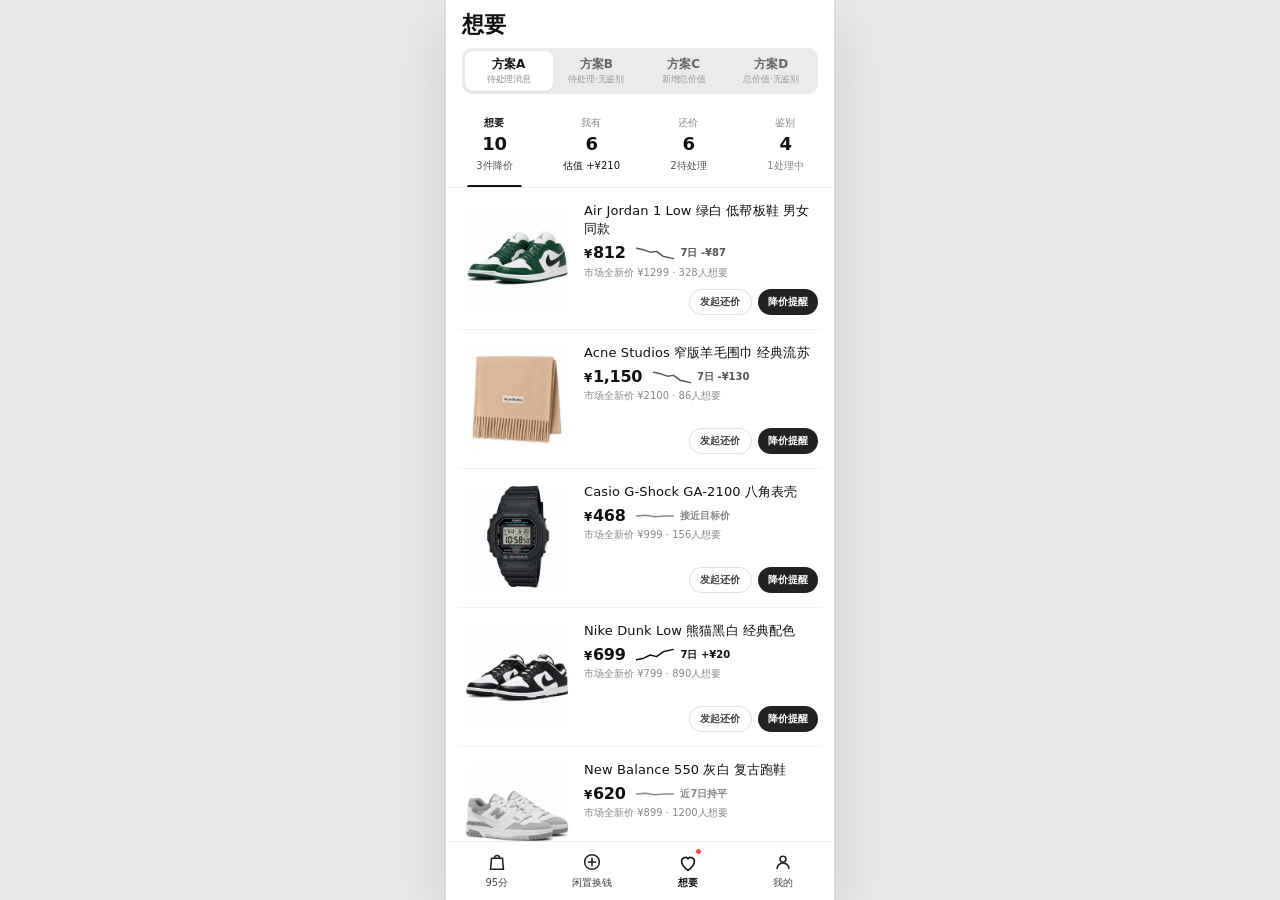
<file: index.html>
<!DOCTYPE html>
<html lang="zh-CN">
<head>
  <meta charset="UTF-8" />
  <meta name="viewport" content="width=device-width, initial-scale=1.0, maximum-scale=1.0, user-scalable=no, viewport-fit=cover" />
  <meta name="apple-mobile-web-app-capable" content="yes" />
  <meta name="mobile-web-app-capable" content="yes" />
  <title>想要</title>
  <link rel="stylesheet" href="styles.css?v=81" />
</head>
<body>
<section class="phone phone-app" id="demo-vault" aria-label="想要" data-scheme="a">
        <header class="page-head">
          <h1 class="page-title heiti">想要</h1>
          <div class="scheme-switch cols-4" role="tablist" aria-label="方案切换">
            <button type="button" class="on" data-scheme="a" aria-selected="true">方案A<br><small>待处理消息</small></button>
            <button type="button" data-scheme="b" aria-selected="false">方案B<br><small>待处理·无鉴别</small></button>
            <button type="button" data-scheme="c" aria-selected="false">方案C<br><small>新增总价值</small></button>
            <button type="button" data-scheme="d" aria-selected="false">方案D<br><small>总价值·无鉴别</small></button>
          </div>
        </header>

        <div class="list-module">
          <!-- A/C：清单数字 Tab -->
          <section class="summary-bar cols-4 scheme-top" id="vaultTabs" data-scheme-top="list" role="tablist" aria-label="清单">
            <button type="button" class="summary-cell active" data-pane="want" role="tab" aria-selected="true">
              <span class="summary-label">想要</span>
              <strong class="summary-value heiti" id="wantCount">10</strong>
              <span class="summary-sub down" id="wantSub">3件降价</span>
            </button>
            <button type="button" class="summary-cell" data-pane="have" role="tab" aria-selected="false">
              <span class="summary-label">我有</span>
              <strong class="summary-value heiti">6</strong>
              <span class="summary-sub up">估值 +¥210</span>
            </button>
            <button type="button" class="summary-cell" data-pane="offer" role="tab" aria-selected="false">
              <span class="summary-label">还价</span>
              <strong class="summary-value heiti">6</strong>
              <span class="summary-sub warn">2待处理</span>
            </button>
            <button type="button" class="summary-cell auth-tab" data-pane="auth" role="tab" aria-selected="false">
              <span class="summary-label">鉴别</span>
              <strong class="summary-value heiti">4</strong>
              <span class="summary-sub">1处理中</span>
            </button>
          </section>

          <!-- B/D：顶部强调价值感 -->
          <section class="value-board scheme-top" id="valueBoard" data-scheme-top="value" hidden aria-label="想要概览">
            <div class="value-side">
              <span class="value-label">想要</span>
              <span class="value-amount-label">心愿合计</span>
              <div class="value-amount-row">
                <strong class="value-amount heiti">¥12,648</strong>
                <span class="value-delta down">降价 ¥286</span>
              </div>
            </div>
            <div class="value-side">
              <span class="value-label">我有</span>
              <span class="value-amount-label">持有价值</span>
              <div class="value-amount-row">
                <strong class="value-amount heiti">¥5,619</strong>
                <span class="value-delta up">升值 ¥210</span>
              </div>
            </div>
          </section>
          <section class="summary-bar text-tabs scheme-top" id="vaultTabsB" data-scheme-top="value" hidden role="tablist" aria-label="清单">
            <button type="button" class="summary-cell active" data-pane="want" role="tab" aria-selected="true">
              <span class="summary-label">想要 <em>10<i class="pane-tab-dot" aria-label="有降价待看"></i></em></span>
            </button>
            <button type="button" class="summary-cell" data-pane="have" role="tab" aria-selected="false">
              <span class="summary-label">我有 <em>6</em></span>
            </button>
            <button type="button" class="summary-cell" data-pane="offer" role="tab" aria-selected="false">
              <span class="summary-label">还价 <em>6<i class="pane-tab-dot" aria-label="有待处理"></i></em></span>
            </button>
            <button type="button" class="summary-cell auth-tab" data-pane="auth" role="tab" aria-selected="false">
              <span class="summary-label">鉴别 <em>4</em></span>
            </button>
          </section>

          <main class="scroll vault-scroll">
          <div class="pane active" id="pane-want" data-pane="want">
            <ul class="rows" id="wantList">
              <li class="row card xy-card" data-market="aj1low">
                <div class="xy-media">
                  <img loading="eager" decoding="async" fetchpriority="high" class="row-img" src="assets/p-aj1low.jpg" alt="" />
                </div>
                <div class="row-body">
                  <h3 class="heiti">Air Jordan 1 Low 绿白 低帮板鞋 男女同款</h3>
                  <div class="price-row"><p class="xy-price"><span class="yen">¥</span>812</p><button type="button" class="trend down" data-market="aj1low" aria-label="查看行情"><svg class="spark down" viewBox="0 0 48 20" aria-hidden="true"><polyline points="1,4 10,6 18,9 26,8 34,14 47,17" fill="none" stroke="currentColor" stroke-width="1.8" stroke-linecap="round" stroke-linejoin="round"/></svg><span class="trend-tip">7日 -¥87</span></button></div>
                  <p class="xy-meta">市场全新价 ¥1299 · 328人想要</p>
                                                      <div class="row-actions xy-actions">
                    <button data-flow="bargain" type="button" class="pill outline">发起还价</button>
                    <button type="button" class="pill primary" data-action="alert">降价提醒</button>
                  </div>
                </div>
              </li>
              <li class="row card xy-card" data-market="scarf">
                <div class="xy-media">
                  <img loading="lazy" decoding="async" class="row-img" src="assets/p-scarf.jpg" alt="" />
                </div>
                <div class="row-body">
                  <h3 class="heiti">Acne Studios 窄版羊毛围巾 经典流苏</h3>
                  <div class="price-row"><p class="xy-price"><span class="yen">¥</span>1,150</p><button type="button" class="trend down" data-market="scarf" aria-label="查看行情"><svg class="spark down" viewBox="0 0 48 20" aria-hidden="true"><polyline points="1,4 10,6 18,9 26,8 34,14 47,17" fill="none" stroke="currentColor" stroke-width="1.8" stroke-linecap="round" stroke-linejoin="round"/></svg><span class="trend-tip">7日 -¥130</span></button></div>
                  <p class="xy-meta">市场全新价 ¥2100 · 86人想要</p>
                                                      <div class="row-actions xy-actions">
                    <button data-flow="bargain" type="button" class="pill outline">发起还价</button>
                    <button type="button" class="pill primary" data-action="alert">降价提醒</button>
                  </div>
                </div>
              </li>
              <li class="row card xy-card" data-market="gshock">
                <div class="xy-media">
                  <img loading="lazy" decoding="async" class="row-img" src="assets/p-gshock.jpg" alt="" />
                </div>
                <div class="row-body">
                  <h3 class="heiti">Casio G-Shock GA-2100 八角表壳</h3>
                  <div class="price-row"><p class="xy-price"><span class="yen">¥</span>468</p><button type="button" class="trend flat" data-market="gshock" aria-label="查看行情"><svg class="spark flat" viewBox="0 0 48 20" aria-hidden="true"><polyline points="1,10 12,9 24,11 36,10 47,10" fill="none" stroke="currentColor" stroke-width="1.8" stroke-linecap="round" stroke-linejoin="round"/></svg><span class="trend-tip">接近目标价</span></button></div>
                  <p class="xy-meta">市场全新价 ¥999 · 156人想要</p>
                                                      <div class="row-actions xy-actions">
                    <button data-flow="bargain" type="button" class="pill outline">发起还价</button>
                    <button type="button" class="pill primary" data-action="alert">降价提醒</button>
                  </div>
                </div>
              </li>
              <li class="row card xy-card" data-market="dunk">
                <div class="xy-media">
                  <img loading="lazy" decoding="async" class="row-img" src="assets/p-dunk.jpg" alt="" />
                </div>
                <div class="row-body">
                  <h3 class="heiti">Nike Dunk Low 熊猫黑白 经典配色</h3>
                  <div class="price-row"><p class="xy-price"><span class="yen">¥</span>699</p><button type="button" class="trend up" data-market="dunk" aria-label="查看行情"><svg class="spark up" viewBox="0 0 48 20" aria-hidden="true"><polyline points="1,16 10,14 18,10 26,12 34,6 47,3" fill="none" stroke="currentColor" stroke-width="1.8" stroke-linecap="round" stroke-linejoin="round"/></svg><span class="trend-tip">7日 +¥20</span></button></div>
                  <p class="xy-meta">市场全新价 ¥799 · 890人想要</p>
                                                      <div class="row-actions xy-actions">
                    <button data-flow="bargain" type="button" class="pill outline">发起还价</button>
                    <button type="button" class="pill primary" data-action="alert">降价提醒</button>
                  </div>
                </div>
              </li>
              <li class="row card xy-card" data-market="nb550">
                <div class="xy-media">
                  <img loading="lazy" decoding="async" class="row-img" src="assets/p-nb550.jpg" alt="" />
                </div>
                <div class="row-body">
                  <h3 class="heiti">New Balance 550 灰白 复古跑鞋</h3>
                  <div class="price-row"><p class="xy-price"><span class="yen">¥</span>620</p><button type="button" class="trend flat" data-market="nb550" aria-label="查看行情"><svg class="spark flat" viewBox="0 0 48 20" aria-hidden="true"><polyline points="1,10 12,9 24,11 36,10 47,10" fill="none" stroke="currentColor" stroke-width="1.8" stroke-linecap="round" stroke-linejoin="round"/></svg><span class="trend-tip">近7日持平</span></button></div>
                  <p class="xy-meta">市场全新价 ¥899 · 1200人想要</p>
                                                      <div class="row-actions xy-actions">
                    <button data-flow="bargain" type="button" class="pill outline">发起还价</button>
                    <button type="button" class="pill primary" data-action="alert">降价提醒</button>
                  </div>
                </div>
              </li>
              <li class="row card xy-card" data-market="samba">
                <div class="xy-media">
                  <img loading="lazy" decoding="async" class="row-img" src="assets/p-samba.jpg" alt="" />
                </div>
                <div class="row-body">
                  <h3 class="heiti">adidas Samba OG 黑白德训鞋</h3>
                  <div class="price-row"><p class="xy-price"><span class="yen">¥</span>548</p><button type="button" class="trend down" data-market="samba" aria-label="查看行情"><svg class="spark down" viewBox="0 0 48 20" aria-hidden="true"><polyline points="1,4 10,6 18,9 26,8 34,14 47,17" fill="none" stroke="currentColor" stroke-width="1.8" stroke-linecap="round" stroke-linejoin="round"/></svg><span class="trend-tip">7日 -¥35</span></button></div>
                  <p class="xy-meta">市场全新价 ¥899 · 96人想要</p>
                                                      <div class="row-actions xy-actions">
                    <button data-flow="bargain" type="button" class="pill outline">发起还价</button>
                    <button type="button" class="pill primary" data-action="alert">降价提醒</button>
                  </div>
                </div>
              </li>
              <li class="row card xy-card" data-market="aj1">
                <div class="xy-media">
                  <img loading="lazy" decoding="async" class="row-img" src="assets/p-aj1.jpg" alt="" />
                </div>
                <div class="row-body">
                  <h3 class="heiti">AJ1 Retro High 黑白脚趾 高帮篮球鞋</h3>
                  <div class="price-row"><p class="xy-price"><span class="yen">¥</span>1,280</p><button type="button" class="trend up" data-market="aj1" aria-label="查看行情"><svg class="spark up" viewBox="0 0 48 20" aria-hidden="true"><polyline points="1,16 10,14 18,10 26,12 34,6 47,3" fill="none" stroke="currentColor" stroke-width="1.8" stroke-linecap="round" stroke-linejoin="round"/></svg><span class="trend-tip">7日 +¥90</span></button></div>
                  <p class="xy-meta">市场全新价 ¥1399 · 545人想要</p>
                                                      <div class="row-actions xy-actions">
                    <button data-flow="bargain" type="button" class="pill outline">发起还价</button>
                    <button type="button" class="pill primary" data-action="alert">降价提醒</button>
                  </div>
                </div>
              </li>
              <li class="row card xy-card" data-market="coach">
                <div class="xy-media">
                  <img loading="lazy" decoding="async" class="row-img" src="assets/p-coach.jpg" alt="" />
                </div>
                <div class="row-body">
                  <h3 class="heiti">Coach 托特包 经典老花/素皮托特</h3>
                  <div class="price-row"><p class="xy-price"><span class="yen">¥</span>2,160</p><button type="button" class="trend up" data-market="coach" aria-label="查看行情"><svg class="spark up" viewBox="0 0 48 20" aria-hidden="true"><polyline points="1,16 10,14 18,10 26,12 34,6 47,3" fill="none" stroke="currentColor" stroke-width="1.8" stroke-linecap="round" stroke-linejoin="round"/></svg><span class="trend-tip">7日 +¥120</span></button></div>
                  <p class="xy-meta">市场全新价 ¥3900 · 212人想要</p>
                                                      <div class="row-actions xy-actions">
                    <button data-flow="bargain" type="button" class="pill outline">发起还价</button>
                    <button type="button" class="pill primary" data-action="alert">降价提醒</button>
                  </div>
                </div>
              </li>
              <li class="row card xy-card" data-market="af1">
                <div class="xy-media">
                  <img loading="lazy" decoding="async" class="row-img" src="assets/p-af1.jpg" alt="" />
                </div>
                <div class="row-body">
                  <h3 class="heiti">Nike Air Force 1 LE 纯白 低帮</h3>
                  <div class="price-row"><p class="xy-price"><span class="yen">¥</span>464</p><button type="button" class="trend flat" data-market="af1" aria-label="查看行情"><svg class="spark flat" viewBox="0 0 48 20" aria-hidden="true"><polyline points="1,10 12,9 24,11 36,10 47,10" fill="none" stroke="currentColor" stroke-width="1.8" stroke-linecap="round" stroke-linejoin="round"/></svg><span class="trend-tip">成交稳定</span></button></div>
                  <p class="xy-meta">市场全新价 ¥749 · 2200人想要</p>
                                                      <div class="row-actions xy-actions">
                    <button data-flow="bargain" type="button" class="pill outline">发起还价</button>
                    <button type="button" class="pill primary" data-action="alert">降价提醒</button>
                  </div>
                </div>
              </li>
              <li class="row card xy-card" data-market="hoodie">
                <div class="xy-media">
                  <img loading="lazy" decoding="async" class="row-img" src="assets/p-hoodie.jpg" alt="" />
                </div>
                <div class="row-body">
                  <h3 class="heiti">Essentials 基础卫衣 宽松连帽</h3>
                  <div class="price-row"><p class="xy-price"><span class="yen">¥</span>380</p><button type="button" class="trend down" data-market="hoodie" aria-label="查看行情"><svg class="spark down" viewBox="0 0 48 20" aria-hidden="true"><polyline points="1,4 10,6 18,9 26,8 34,14 47,17" fill="none" stroke="currentColor" stroke-width="1.8" stroke-linecap="round" stroke-linejoin="round"/></svg><span class="trend-tip">库存紧张</span></button></div>
                  <p class="xy-meta">市场全新价 ¥690 · 64人想要</p>
                                                      <div class="row-actions xy-actions">
                    <button data-flow="bargain" type="button" class="pill outline">发起还价</button>
                    <button type="button" class="pill primary" data-action="alert">降价提醒</button>
                  </div>
                </div>
              </li>
            </ul>

            <section class="recommend" id="wantRecommend">
              <div class="recommend-head">
                <h4 class="heiti" id="recommendTitle">为你推荐 · 一键加入想要</h4>
                <span>想要越多，降价提醒越准</span>
              </div>
              <div class="recommend-grid">
                <article class="rec-item">
                  <img loading="lazy" decoding="async" src="assets/p-dunk.jpg" alt="" />
                  <h5 class="heiti">Dunk Low 熊猫</h5>
                  <p>¥699</p>
                  <button type="button" class="rec-add">+ 想要</button>
                </article>
                <article class="rec-item">
                  <img loading="lazy" decoding="async" src="assets/p-af1.jpg" alt="" />
                  <h5 class="heiti">AF1 纯白</h5>
                  <p>¥464</p>
                  <button type="button" class="rec-add">+ 想要</button>
                </article>
                <article class="rec-item">
                  <img loading="lazy" decoding="async" src="assets/p-samba.jpg" alt="" />
                  <h5 class="heiti">Samba OG</h5>
                  <p>¥548</p>
                  <button type="button" class="rec-add">+ 想要</button>
                </article>
                <article class="rec-item">
                  <img loading="lazy" decoding="async" src="assets/p-hoodie.jpg" alt="" />
                  <h5 class="heiti">基础卫衣</h5>
                  <p>¥380</p>
                  <button type="button" class="rec-add">+ 想要</button>
                </article>
              </div>
            </section>
          </div>

                    <div class="pane" id="pane-have" data-pane="have" hidden>
            <ul class="rows">
              <li class="row card xy-card" data-market="aj1">
                <div class="xy-media"><img loading="lazy" decoding="async" class="row-img" src="assets/p-aj1.jpg" alt="" /></div>
                <div class="row-body">
                  <h3 class="heiti">AJ1 Retro High 黑白脚趾 高帮篮球鞋</h3>
                  <div class="price-row"><p class="xy-price"><span class="yen">¥</span>1,280</p><button type="button" class="trend up" data-market="aj1" aria-label="查看行情"><svg class="spark up" viewBox="0 0 48 20" aria-hidden="true"><polyline points="1,16 10,14 18,10 26,12 34,6 47,3" fill="none" stroke="currentColor" stroke-width="1.8" stroke-linecap="round" stroke-linejoin="round"/></svg><span class="trend-tip">7日 +¥90</span></button></div>
                  <p class="xy-meta">市场全新价 ¥1399 · <span class="status-tag ok">可出售</span></p>
                                    <div class="row-actions xy-actions">
                    <button data-flow="auth" type="button" class="pill outline">鉴别真假</button>
                    <button type="button" class="pill primary">卖了换钱</button>
                  </div>
                </div>
              </li>
              <li class="row card xy-card" data-market="coach">
                <div class="xy-media"><img loading="lazy" decoding="async" class="row-img" src="assets/p-coach.jpg" alt="" /></div>
                <div class="row-body">
                  <h3 class="heiti">Coach 托特包 经典款</h3>
                  <div class="price-row"><p class="xy-price"><span class="yen">¥</span>2,160</p><button type="button" class="trend up" data-market="coach" aria-label="查看行情"><svg class="spark up" viewBox="0 0 48 20" aria-hidden="true"><polyline points="1,16 10,14 18,10 26,12 34,6 47,3" fill="none" stroke="currentColor" stroke-width="1.8" stroke-linecap="round" stroke-linejoin="round"/></svg><span class="trend-tip">7日 +¥120</span></button></div>
                  <p class="xy-meta">市场全新价 ¥3900 · <span class="status-tag ok">可出售</span></p>
                                    <div class="row-actions xy-actions">
                    <button data-flow="auth" type="button" class="pill outline">鉴别真假</button>
                    <button type="button" class="pill primary">卖了换钱</button>
                  </div>
                </div>
              </li>
              <li class="row card xy-card" data-market="nb550">
                <div class="xy-media"><img loading="lazy" decoding="async" class="row-img" src="assets/p-nb550.jpg" alt="" /></div>
                <div class="row-body">
                  <h3 class="heiti">New Balance 550 灰白</h3>
                  <div class="price-row"><p class="xy-price"><span class="yen">¥</span>620</p><button type="button" class="trend flat" data-market="nb550" aria-label="查看行情"><svg class="spark flat" viewBox="0 0 48 20" aria-hidden="true"><polyline points="1,10 12,9 24,11 36,10 47,10" fill="none" stroke="currentColor" stroke-width="1.8" stroke-linecap="round" stroke-linejoin="round"/></svg><span class="trend-tip">近7日持平</span></button></div>
                  <p class="xy-meta">市场全新价 ¥899 · <span class="status-tag">未鉴别</span></p>
                                    <div class="row-actions xy-actions">
                    <button data-flow="auth" type="button" class="pill outline">鉴别真假</button>
                    <button type="button" class="pill primary">卖了换钱</button>
                  </div>
                </div>
              </li>
              <li class="row card xy-card" data-market="dunk">
                <div class="xy-media"><img loading="lazy" decoding="async" class="row-img" src="assets/p-dunk.jpg" alt="" /></div>
                <div class="row-body">
                  <h3 class="heiti">Nike Dunk Low 熊猫</h3>
                  <div class="price-row"><p class="xy-price"><span class="yen">¥</span>699</p><button type="button" class="trend up" data-market="dunk" aria-label="查看行情"><svg class="spark up" viewBox="0 0 48 20" aria-hidden="true"><polyline points="1,16 10,14 18,10 26,12 34,6 47,3" fill="none" stroke="currentColor" stroke-width="1.8" stroke-linecap="round" stroke-linejoin="round"/></svg><span class="trend-tip">热门走强</span></button></div>
                  <p class="xy-meta">市场全新价 ¥799 · <span class="status-tag warn">待鉴别</span></p>
                                    <div class="row-actions xy-actions">
                    <button data-flow="auth" type="button" class="pill outline">鉴别真假</button>
                    <button type="button" class="pill primary">卖了换钱</button>
                  </div>
                </div>
              </li>
              <li class="row card xy-card" data-market="samba">
                <div class="xy-media"><img loading="lazy" decoding="async" class="row-img" src="assets/p-samba.jpg" alt="" /></div>
                <div class="row-body">
                  <h3 class="heiti">adidas Samba OG</h3>
                  <div class="price-row"><p class="xy-price"><span class="yen">¥</span>480</p><button type="button" class="trend down" data-market="samba" aria-label="查看行情"><svg class="spark down" viewBox="0 0 48 20" aria-hidden="true"><polyline points="1,4 10,6 18,9 26,8 34,14 47,17" fill="none" stroke="currentColor" stroke-width="1.8" stroke-linecap="round" stroke-linejoin="round"/></svg><span class="trend-tip">行情走弱</span></button></div>
                  <p class="xy-meta">市场全新价 ¥899 · <span class="status-tag ok">可出售</span></p>
                                    <div class="row-actions xy-actions">
                    <button data-flow="auth" type="button" class="pill outline">鉴别真假</button>
                    <button type="button" class="pill primary">卖了换钱</button>
                  </div>
                </div>
              </li>
              <li class="row card xy-card" data-market="hoodie">
                <div class="xy-media"><img loading="lazy" decoding="async" class="row-img" src="assets/p-hoodie.jpg" alt="" /></div>
                <div class="row-body">
                  <h3 class="heiti">Essentials 基础卫衣</h3>
                  <div class="price-row"><p class="xy-price"><span class="yen">¥</span>380</p><button type="button" class="trend down" data-market="hoodie" aria-label="查看行情"><svg class="spark down" viewBox="0 0 48 20" aria-hidden="true"><polyline points="1,4 10,6 18,9 26,8 34,14 47,17" fill="none" stroke="currentColor" stroke-width="1.8" stroke-linecap="round" stroke-linejoin="round"/></svg><span class="trend-tip">库存紧张</span></button></div>
                  <p class="xy-meta">市场全新价 ¥690 · <span class="status-tag">未鉴别</span></p>
                                    <div class="row-actions xy-actions">
                    <button data-flow="auth" type="button" class="pill outline">鉴别真假</button>
                    <button type="button" class="pill primary">卖了换钱</button>
                  </div>
                </div>
              </li>
            </ul>
            <button class="block-cta quiet" type="button" id="addItemBtn">+ 添加我有</button>
          </div>

                    <div class="pane" id="pane-offer" data-pane="offer" hidden>
            <ul class="rows">
              <li class="row card xy-card" data-market="aj1low">
                <div class="xy-media"><img loading="lazy" decoding="async" class="row-img" src="assets/p-aj1low.jpg" alt="" /></div>
                <div class="row-body">
                  <h3 class="heiti">Air Jordan 1 Low 绿白</h3>
                  <div class="price-row"><p class="xy-price"><span class="yen">¥</span>780</p><button type="button" class="trend down" data-market="aj1low" aria-label="查看行情"><svg class="spark down" viewBox="0 0 48 20" aria-hidden="true"><polyline points="1,4 10,6 18,9 26,8 34,14 47,17" fill="none" stroke="currentColor" stroke-width="1.8" stroke-linecap="round" stroke-linejoin="round"/></svg><span class="trend-tip">7日 -¥87</span></button></div>
                  <p class="xy-meta">挂价 ¥812 · <span class="status-tag">还价中 · 暂无回复</span></p>
                                    <div class="row-actions xy-actions">
                    <button data-flow="bargain" type="button" class="pill outline">修改还价</button>
                    <button data-flow="buy" type="button" class="pill primary">立即购买</button>
                  </div>
                </div>
              </li>
              <li class="row card xy-card" data-market="af1">
                <div class="xy-media"><img loading="lazy" decoding="async" class="row-img" src="assets/p-af1.jpg" alt="" /></div>
                <div class="row-body">
                  <h3 class="heiti">Nike AF1 纯白</h3>
                  <div class="price-row"><p class="xy-price"><span class="yen">¥</span>450</p><button type="button" class="trend flat" data-market="af1" aria-label="查看行情"><svg class="spark flat" viewBox="0 0 48 20" aria-hidden="true"><polyline points="1,10 12,9 24,11 36,10 47,10" fill="none" stroke="currentColor" stroke-width="1.8" stroke-linecap="round" stroke-linejoin="round"/></svg><span class="trend-tip">成交稳定</span></button></div>
                  <p class="xy-meta">原挂 ¥464 · <span class="status-tag ok">还价成功</span></p>
                                    <div class="row-actions xy-actions">
                    <button type="button" class="pill outline">查看详情</button>
                    <button data-flow="buy" type="button" class="pill primary">立即购买</button>
                  </div>
                </div>
              </li>
              <li class="row card xy-card" data-market="gshock">
                <div class="xy-media"><img loading="lazy" decoding="async" class="row-img" src="assets/p-gshock.jpg" alt="" /></div>
                <div class="row-body">
                  <h3 class="heiti">Casio G-Shock GA-2100</h3>
                  <div class="price-row"><p class="xy-price"><span class="yen">¥</span>420</p><button type="button" class="trend flat" data-market="gshock" aria-label="查看行情"><svg class="spark flat" viewBox="0 0 48 20" aria-hidden="true"><polyline points="1,10 12,9 24,11 36,10 47,10" fill="none" stroke="currentColor" stroke-width="1.8" stroke-linecap="round" stroke-linejoin="round"/></svg><span class="trend-tip">接近目标价</span></button></div>
                  <p class="xy-meta">挂价 ¥468 · <span class="status-tag warn">还价失败</span></p>
                                    <div class="row-actions xy-actions">
                    <button data-flow="bargain" type="button" class="pill outline">再次发起</button>
                    <button data-flow="buy" type="button" class="pill primary">立即购买</button>
                  </div>
                </div>
              </li>
              <li class="row card xy-card" data-market="samba">
                <div class="xy-media"><img loading="lazy" decoding="async" class="row-img" src="assets/p-samba.jpg" alt="" /></div>
                <div class="row-body">
                  <h3 class="heiti">adidas Samba OG</h3>
                  <div class="price-row"><p class="xy-price"><span class="yen">¥</span>500</p><button type="button" class="trend down" data-market="samba" aria-label="查看行情"><svg class="spark down" viewBox="0 0 48 20" aria-hidden="true"><polyline points="1,4 10,6 18,9 26,8 34,14 47,17" fill="none" stroke="currentColor" stroke-width="1.8" stroke-linecap="round" stroke-linejoin="round"/></svg><span class="trend-tip">7日 -¥35</span></button></div>
                  <p class="xy-meta">挂价 ¥548 · <span class="status-tag warn">还价被拒</span></p>
                                    <div class="row-actions xy-actions">
                    <button data-flow="bargain" type="button" class="pill outline">再次发起</button>
                    <button data-flow="buy" type="button" class="pill primary">立即购买</button>
                  </div>
                </div>
              </li>
              <li class="row card xy-card" data-market="dunk">
                <div class="xy-media"><img loading="lazy" decoding="async" class="row-img" src="assets/p-dunk.jpg" alt="" /></div>
                <div class="row-body">
                  <h3 class="heiti">Nike Dunk Low 熊猫</h3>
                  <div class="price-row"><p class="xy-price"><span class="yen">¥</span>680</p><button type="button" class="trend up" data-market="dunk" aria-label="查看行情"><svg class="spark up" viewBox="0 0 48 20" aria-hidden="true"><polyline points="1,16 10,14 18,10 26,12 34,6 47,3" fill="none" stroke="currentColor" stroke-width="1.8" stroke-linecap="round" stroke-linejoin="round"/></svg><span class="trend-tip">7日 +¥20</span></button></div>
                  <p class="xy-meta">挂价 ¥699 · <span class="status-tag">卖家建议加价</span></p>
                                    <div class="row-actions xy-actions">
                    <button data-flow="bargain" type="button" class="pill outline">同意加价</button>
                    <button data-flow="buy" type="button" class="pill primary">立即购买</button>
                  </div>
                </div>
              </li>
              <li class="row card xy-card" data-market="scarf">
                <div class="xy-media"><img loading="lazy" decoding="async" class="row-img" src="assets/p-scarf.jpg" alt="" /></div>
                <div class="row-body">
                  <h3 class="heiti">Acne Studios 窄版羊毛围巾</h3>
                  <div class="price-row"><p class="xy-price"><span class="yen">¥</span>1,050</p><button type="button" class="trend down" data-market="scarf" aria-label="查看行情"><svg class="spark down" viewBox="0 0 48 20" aria-hidden="true"><polyline points="1,4 10,6 18,9 26,8 34,14 47,17" fill="none" stroke="currentColor" stroke-width="1.8" stroke-linecap="round" stroke-linejoin="round"/></svg><span class="trend-tip">7日 -¥130</span></button></div>
                  <p class="xy-meta">挂价 ¥1150 · <span class="status-tag">还价中 · 暂无回复</span></p>
                                    <div class="row-actions xy-actions">
                    <button data-flow="bargain" type="button" class="pill outline">修改还价</button>
                    <button data-flow="buy" type="button" class="pill primary">立即购买</button>
                  </div>
                </div>
              </li>
            </ul>
          </div>

          <div class="pane" id="pane-auth" data-pane="auth" hidden>
            <section class="auth-tool-entry" aria-label="鉴别工具">
              <div class="auth-count-row">
                <div class="auth-count-text">
                  <strong class="heiti">鉴别真假</strong>
                  <p><span class="auth-count-num">1,585,175,790</span><span class="auth-count-label">累计鉴别</span></p>
                </div>
                <button data-flow="auth" type="button" class="pill primary">拍图鉴别</button>
              </div>
            </section>
            <ul class="rows auth-feed">
                                          <li class="auth-post">
                <img loading="lazy" decoding="async" class="auth-post-img" src="assets/p-samba.jpg" alt="" />
                <div class="auth-post-main">
                  <h3 class="heiti">SALOMON 萨洛蒙 XT-Quest Advanced...</h3>
                  <p class="auth-result">结果：鉴别不通过</p>
                  <div class="auth-expert-row">
                    <p class="auth-expert">鉴定师 <span class="auth-avatar" aria-hidden="true">N</span> Nine_1_1</p>
                    <button data-flow="report" type="button" class="pill primary">查看报告</button>
                  </div>
                </div>
              </li>
                                          <li class="auth-post">
                <img loading="lazy" decoding="async" class="auth-post-img" src="assets/p-aj1.jpg" alt="" />
                <div class="auth-post-main">
                  <h3 class="heiti">Nike G.T. Cut 3 EP Cut 3 低帮...</h3>
                  <p class="auth-result">结果：鉴别通过</p>
                  <div class="auth-expert-row">
                    <p class="auth-expert">鉴定师 <span class="auth-avatar" aria-hidden="true">A</span> A1鉴...</p>
                    <button data-flow="report" type="button" class="pill primary">查看报告</button>
                  </div>
                </div>
              </li>
                                          <li class="auth-post">
                <img loading="lazy" decoding="async" class="auth-post-img" src="assets/p-dunk.jpg" alt="" />
                <div class="auth-post-main">
                  <h3 class="heiti">Nike Dunk Low Retro 低帮板鞋...</h3>
                  <p class="auth-result">结果：鉴别通过</p>
                  <div class="auth-expert-row">
                    <p class="auth-expert">鉴定师 <span class="auth-avatar" aria-hidden="true">N</span> Nine_1_1</p>
                    <button data-flow="report" type="button" class="pill primary">查看报告</button>
                  </div>
                </div>
              </li>
                                          <li class="auth-post">
                <img loading="lazy" decoding="async" class="auth-post-img" src="assets/p-aj1low.jpg" alt="" />
                <div class="auth-post-main">
                  <h3 class="heiti">Air Jordan 1 Retro High OG...</h3>
                  <p class="auth-result">结果：鉴别通过</p>
                  <div class="auth-expert-row">
                    <p class="auth-expert">鉴定师 <span class="auth-avatar" aria-hidden="true">J</span> J_auth</p>
                    <button data-flow="report" type="button" class="pill primary">查看报告</button>
                  </div>
                </div>
              </li>
                                          <li class="auth-post">
                <img loading="lazy" decoding="async" class="auth-post-img" src="assets/p-nb550.jpg" alt="" />
                <div class="auth-post-main">
                  <h3 class="heiti">New Balance 550 复古休闲鞋...</h3>
                  <p class="auth-result">结果：鉴别不通过</p>
                  <div class="auth-expert-row">
                    <p class="auth-expert">鉴定师 <span class="auth-avatar" aria-hidden="true">K</span> KicksLab</p>
                    <button data-flow="report" type="button" class="pill primary">查看报告</button>
                  </div>
                </div>
              </li>
                                          <li class="auth-post">
                <img loading="lazy" decoding="async" class="auth-post-img" src="assets/p-coach.jpg" alt="" />
                <div class="auth-post-main">
                  <h3 class="heiti">Coach 经典托特包 Canvas Tote...</h3>
                  <p class="auth-result">结果：鉴别通过</p>
                  <div class="auth-expert-row">
                    <p class="auth-expert">鉴定师 <span class="auth-avatar" aria-hidden="true">B</span> BagPro</p>
                    <button data-flow="report" type="button" class="pill primary">查看报告</button>
                  </div>
                </div>
              </li>
            </ul>
          </div>
        </main>
        </div>

        <!-- 下一步浮层：还价 / 购买 / 鉴别 / 行情 / 报告 -->
        <div class="sheet flow-sheet" id="flowSheet" hidden>
          <button class="sheet-backdrop" type="button" id="flowBackdrop" aria-label="关闭"></button>
          <div class="sheet-panel flow-panel" role="dialog" aria-modal="true">
            <button class="flow-close" type="button" id="flowClose" aria-label="关闭">×</button>

            <!-- 还价 -->
            <div class="flow-view" id="flow-bargain" hidden>
              <header class="flow-head bargain-head">
                <button type="button" class="flow-link">还价说明 <i>i</i></button>
                <h3 class="heiti">还价</h3>
              </header>
              <div class="flow-scroll">
                <div class="bargain-pick">
                  <button type="button" class="sku-chip" id="bgSku">A级 · 常穿码 <span>▾</span></button>
                  <div class="bargain-listing">
                    <img loading="lazy" decoding="async" id="bgImg" src="assets/p-aj1low.jpg" alt="" />
                    <div>
                      <p id="bgSkuLabel">A级 · 常穿码</p>
                      <strong id="bgListPrice">¥812</strong>
                    </div>
                  </div>
                </div>
                <p class="bargain-item-name" id="bgTitle">Air Jordan 1 Low 绿白</p>
                <div class="bargain-gallery" id="bgGallery" aria-hidden="true"></div>
                <div class="bargain-price-block">
                  <div class="bargain-price-row">
                    <strong id="bgOffer">¥760</strong>
                    <button type="button" class="edit-link" id="bgEdit">修改</button>
                  </div>
                  <div class="price-ruler" id="priceRuler" aria-label="滑动出价">
                    <div class="ruler-track" id="rulerTrack">
                      <div class="ruler-marks" id="rulerMarks"></div>
                      <div class="ruler-needle" id="rulerNeedle"></div>
                    </div>
                  </div>
                  <p class="bargain-tip" id="bgTip">出价竞争力较强，将优先发送卖家</p>
                </div>
              </div>
              <footer class="flow-foot">
                <p class="pay-switch">使用 支付宝支付，切换其他支付方式 ›</p>
                <div class="flow-foot-row">
                  <div class="deposit">
                    <strong>¥20 保证金</strong>
                    <span>未成功前随时可退 <i>i</i></span>
                  </div>
                  <button type="button" class="flow-cta" id="bgCta">还价并支付保证金</button>
                </div>
              </footer>
            </div>

            <!-- 立即购买 -->
            <div class="flow-view" id="flow-buy" hidden>
              <header class="flow-head buy-head">
                <button type="button" class="addr-line">
                  <span class="addr-pin" aria-hidden="true">◎</span>
                  <span id="buyAddr">cc 岚皋路 200弄 34号 305</span>
                  <span class="chev">›</span>
                </button>
              </header>
              <div class="flow-scroll">
                <div class="buy-product">
                  <img loading="lazy" decoding="async" id="buyImg" src="assets/p-aj1low.jpg" alt="" />
                  <div class="buy-product-info">
                    <p class="buy-title heiti" id="buyTitle">Air Jordan 1 Low 绿白</p>
                    <div class="buy-price-row">
                      <strong class="heiti" id="buyPrice">¥812</strong>
                      <button type="button" class="text-link">同成色低价</button>
                      <button type="button" class="text-link">价格明细 ›</button>
                    </div>
                    <p class="buy-selected" id="buySelected">已选：常穿码 · A级</p>
                  </div>
                </div>
                <div class="buy-insight">
                  <span class="insight-mark" aria-hidden="true">i</span>
                  <p>根据「我有」用户平均使用 154 天估算约 <b id="buyDaily">¥5.3</b> / 天</p>
                </div>
                <div class="buy-agree">
                  <label><input type="checkbox" checked /> 我已阅读并同意《买家须知》《鉴别服务说明》</label>
                </div>
                <section class="auth-mini-card">
                  <div class="auth-mini-top">
                    <div>
                      <strong class="heiti">SS</strong>
                      <span>未使用 · 极轻微瑕疵</span>
                    </div></span>
                  </div>
                  <p class="auth-mini-service">洗护服务 · 无需洗护</p>
                  <div class="auth-mini-photos">
                    <img loading="lazy" decoding="async" src="assets/p-aj1low.jpg" alt="" />
                    <img loading="lazy" decoding="async" src="assets/p-dunk.jpg" alt="" />
                    <img loading="lazy" decoding="async" src="assets/p-aj1.jpg" alt="" />
                  </div>
                  <button type="button" class="report-link" data-flow="report">报告编号：953868024948 ›</button>
                </section>
              </div>
              <footer class="flow-foot">
                <p class="pay-switch">使用 支付宝支付，切换其他支付方式 ›</p>
                <div class="flow-foot-row buy-foot">
                  <button type="button" class="want-side"><span aria-hidden="true">♡</span><small>想要</small></button>
                  <button type="button" class="flow-cta wide" id="buyCta">≈ <span id="buyPay">¥812</span> · 立即支付</button>
                </div>
              </footer>
            </div>

            <!-- 拍图鉴别：选品类 -->
            <div class="flow-view" id="flow-auth" hidden>
              <header class="flow-head center">
                <h3 class="heiti">选择品类</h3>
                <p class="flow-sub">你有 <em>1 次免费</em> 鉴别</p>
              </header>
              <div class="flow-scroll">
                <div class="cat-grid" id="catGrid">
                  <button type="button" class="cat-cell" data-cat="鞋"><i></i>鞋</button>
                  <button type="button" class="cat-cell" data-cat="服装"><i></i>服装</button>
                  <button type="button" class="cat-cell" data-cat="箱包"><i></i>箱包</button>
                  <button type="button" class="cat-cell" data-cat="手表"><i></i>手表</button>
                  <button type="button" class="cat-cell" data-cat="美妆"><i></i>美妆</button>
                  <button type="button" class="cat-cell" data-cat="配件首饰"><i></i>配件首饰</button>
                  <button type="button" class="cat-cell" data-cat="潮玩"><i></i>潮玩</button>
                  <button type="button" class="cat-cell" data-cat="运动户外"><i></i>运动户外</button>
                  <button type="button" class="cat-cell" data-cat="数码家电"><i></i>数码家电</button>
                  <button type="button" class="cat-cell" data-cat="卡牌"><i></i>卡牌</button>
                  <button type="button" class="cat-cell" data-cat="文玩玉翠"><i></i>文玩玉翠</button>
                  <button type="button" class="cat-cell" data-cat="家居"><i></i>家居</button>
                </div>
              </div>
              <footer class="flow-foot single">
                <button type="button" class="flow-cta" id="authCta" disabled>请先选择品类</button>
              </footer>
            </div>

            <!-- 行情曲线 -->
            <div class="flow-view" id="flow-market" hidden>
              <header class="flow-head center">
                <h3 class="heiti">行情</h3>
                <p class="flow-sub" id="mHot">近 7 日成交走势</p>
              </header>
              <div class="flow-scroll market-scroll">
                <div class="market-head compact">
                  <img loading="lazy" decoding="async" id="mImg" class="market-thumb" src="assets/p-aj1low.jpg" alt="" />
                  <div class="market-head-text">
                    <h4 class="heiti" id="mTitle">Air Jordan 1 Low 绿白</h4>
                    <div class="market-attrs">
                      <div><span>发售价</span><strong id="mRetail">¥1299</strong></div>
                      <div><span>品牌</span><strong id="mBrand">Jordan</strong></div>
                      <div><span>货号</span><strong id="mSku">DV0990-103</strong></div>
                    </div>
                  </div>
                </div>
                <section class="market-card">
                  <div class="market-card-title">
                    <h4 class="heiti">同款成色价</h4>
                    <span>看看能卖 / 能买多少</span>
                  </div>
                  <div class="grade-tabs" id="gradeTabs"></div>
                  <p class="grade-tip" id="gradeTip"></p>
                </section>
                <section class="market-card">
                  <div class="market-card-title">
                    <h4 class="heiti">价格曲线</h4>
                    <span>各成色日均成交价</span>
                  </div>
                  <div class="chart-wrap" aria-hidden="true">
                    <svg class="chart" viewBox="0 0 320 120" preserveAspectRatio="none">
                      <polyline class="c-ss" points="10,40 55,48 100,42 145,55 190,50 235,58 280,52 310,46" fill="none" stroke-width="2"/>
                      <polyline class="c-a" points="10,62 55,70 100,66 145,78 190,74 235,82 280,76 310,70" fill="none" stroke-width="2"/>
                      <polyline class="c-b" points="10,88 55,92 100,90 145,96 190,94 235,100 280,98 310,95" fill="none" stroke-width="2"/>
                    </svg>
                    <div class="chart-legend">
                      <span><i class="dot ss"></i>SS</span>
                      <span><i class="dot a"></i>A</span>
                      <span><i class="dot b"></i>B</span>
                    </div>
                  </div>
                  <ul class="deal-list" id="dealList"></ul>
                </section>
                <section class="market-card relate">
                  <h4 class="heiti">和你的关系</h4>
                  <p id="mRelate"></p>
                </section>
              </div>
              <footer class="flow-foot">
                <div class="flow-foot-row market-foot">
                  <button data-flow="auth" type="button" class="flow-cta ghost">拍图鉴别</button>
                  <button data-flow="buy" type="button" class="flow-cta" id="marketCta">立即购买</button>
                </div>
              </footer>
            </div>

            <!-- 查看报告 -->
            <div class="flow-view" id="flow-report" hidden>
              <header class="flow-head center">
                <h3 class="heiti">鉴别报告</h3>
                <p class="flow-sub">报告编号 953868024948</p>
              </header>
              <div class="flow-scroll">
                <div class="report-hero">
                  <img loading="lazy" decoding="async" id="rpImg" src="assets/p-dunk.jpg" alt="" />
                  <div>
                    <h4 class="heiti" id="rpTitle">Nike Dunk Low 熊猫</h4>
                    <p id="rpResult">结果：鉴别通过</p>
                    <p class="auth-expert">鉴定师 <span class="auth-avatar">N</span> Nine_1_1</p>
                  </div></span>
                </div>
                <div class="report-block">
                  <h5 class="heiti">查验图</h5>
                  <div class="auth-mini-photos">
                    <img loading="lazy" decoding="async" src="assets/p-dunk.jpg" alt="" />
                    <img loading="lazy" decoding="async" src="assets/p-aj1.jpg" alt="" />
                    <img loading="lazy" decoding="async" src="assets/p-samba.jpg" alt="" />
                  </div>
                </div>
                <div class="report-block">
                  <h5 class="heiti">结论说明</h5>
                  <p>关键部位细节与正品特征一致，支持正品倾向。建议结合实物成色后再做买卖决策。</p>
                </div>
              </div>
              <footer class="flow-foot single">
                <button type="button" class="flow-cta" id="rpCta">完成</button>
              </footer>
            </div>
          </div>
        </div>

        <nav class="tabbar tabbar-app tabbar-4" aria-label="底部导航">
          <button type="button" class="tab">
            <span class="tab-svg" aria-hidden="true">
              <svg viewBox="0 0 24 24" fill="none" stroke="currentColor" stroke-width="1.7"><path d="M6 8h12l1 12H5L6 8z"/><path d="M9 8a3 3 0 0 1 6 0"/></svg>
            </span>
            <span>95分</span>
          </button>
          <button type="button" class="tab">
            <span class="tab-svg" aria-hidden="true">
              <svg viewBox="0 0 24 24" fill="none" stroke="currentColor" stroke-width="1.7"><circle cx="12" cy="12" r="8"/><path d="M12 8v8M8 12h8" stroke-linecap="round"/></svg>
            </span>
            <span>闲置换钱</span>
          </button>
          <button type="button" class="tab on" aria-label="想要，有新消息">
            <span class="tab-svg" aria-hidden="true">
              <svg viewBox="0 0 24 24" fill="none" stroke="currentColor" stroke-width="1.7"><path d="M12 21s-7-4.4-7-10a4 4 0 0 1 7-2.6A4 4 0 0 1 19 11c0 5.6-7 10-7 10z"/></svg>
            </span>
            <span>想要</span>
            <i class="tab-dot" aria-hidden="true"></i>
          </button>
          <button type="button" class="tab">
            <span class="tab-svg" aria-hidden="true">
              <svg viewBox="0 0 24 24" fill="none" stroke="currentColor" stroke-width="1.7"><circle cx="12" cy="9" r="3.2"/><path d="M5.5 19.5a6.5 6.5 0 0 1 13 0"/></svg>
            </span>
            <span>我的</span>
          </button>
        </nav>
      </section>
  <script src="app.js?v=54" defer></script>
</body>
</html>
</file>
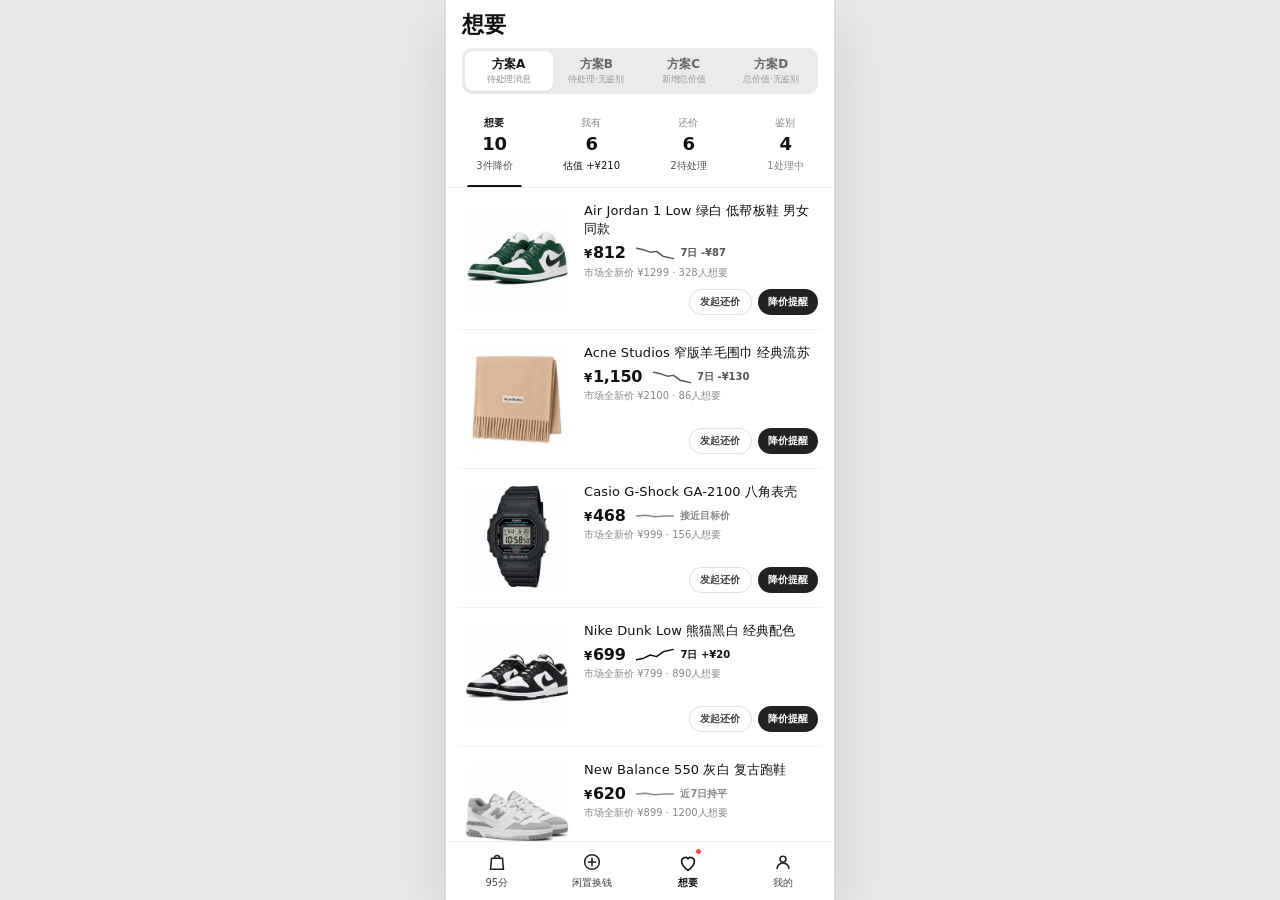
<file: compare.html>
<!DOCTYPE html>
<html lang="zh-CN">
<head>
  <meta charset="UTF-8" />
  <meta http-equiv="refresh" content="0;url=./index.html#b" />
  <title>跳转到三方案 Demo</title>
  <script>location.replace("./index.html#b");</script>
</head>
<body>
  <p><a href="./index.html#b">进入三方案 Demo</a></p>
</body>
</html>
</file>
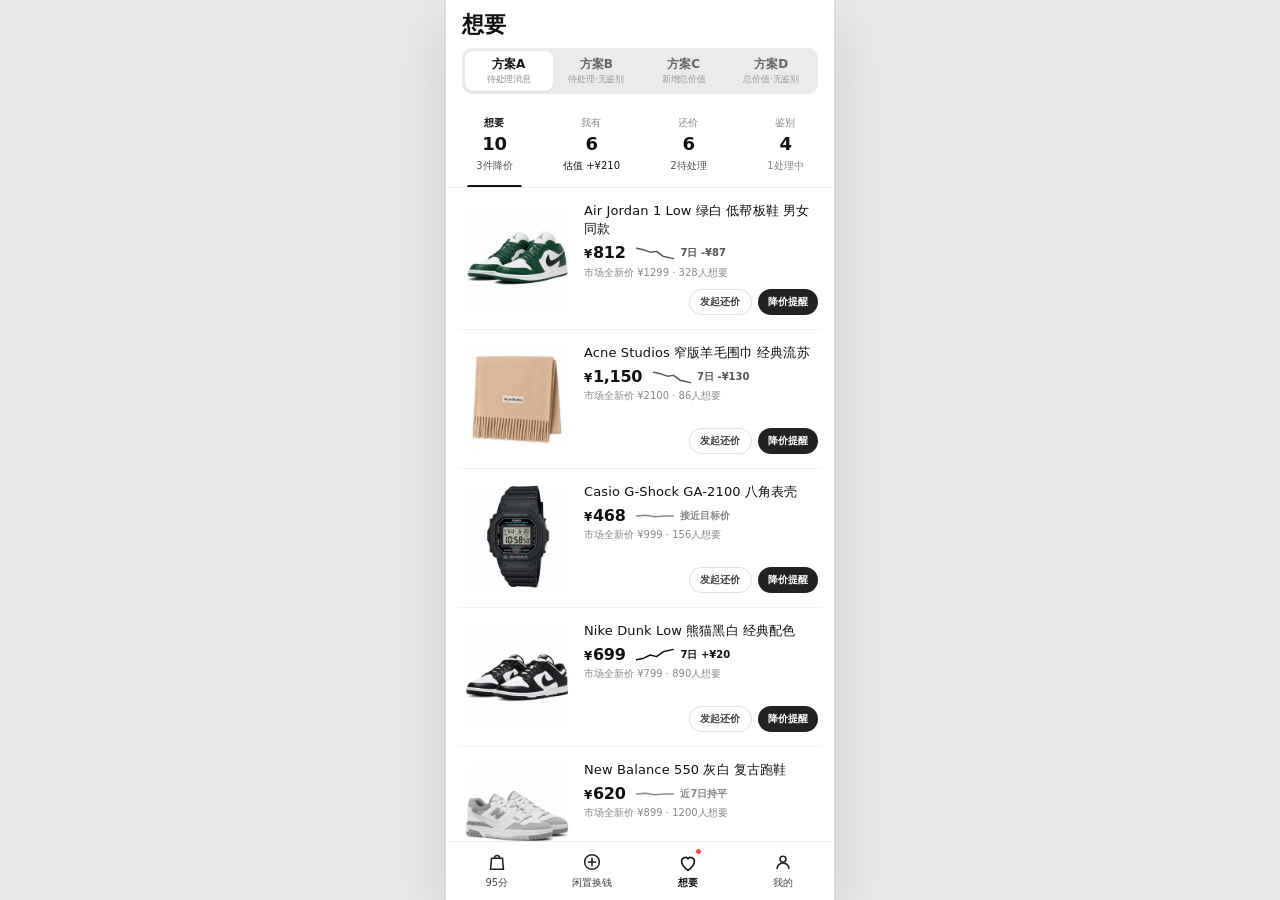
<file: explore.html>
<!DOCTYPE html>
<html lang="zh-CN">
<head>
  <meta charset="UTF-8" />
  <meta http-equiv="refresh" content="0;url=./index.html#c" />
  <title>方案C · 服务台</title>
  <script>location.replace("./index.html#c");</script>
</head>
<body>
  <p><a href="./index.html#c">打开服务台方案</a></p>
</body>
</html>
</file>
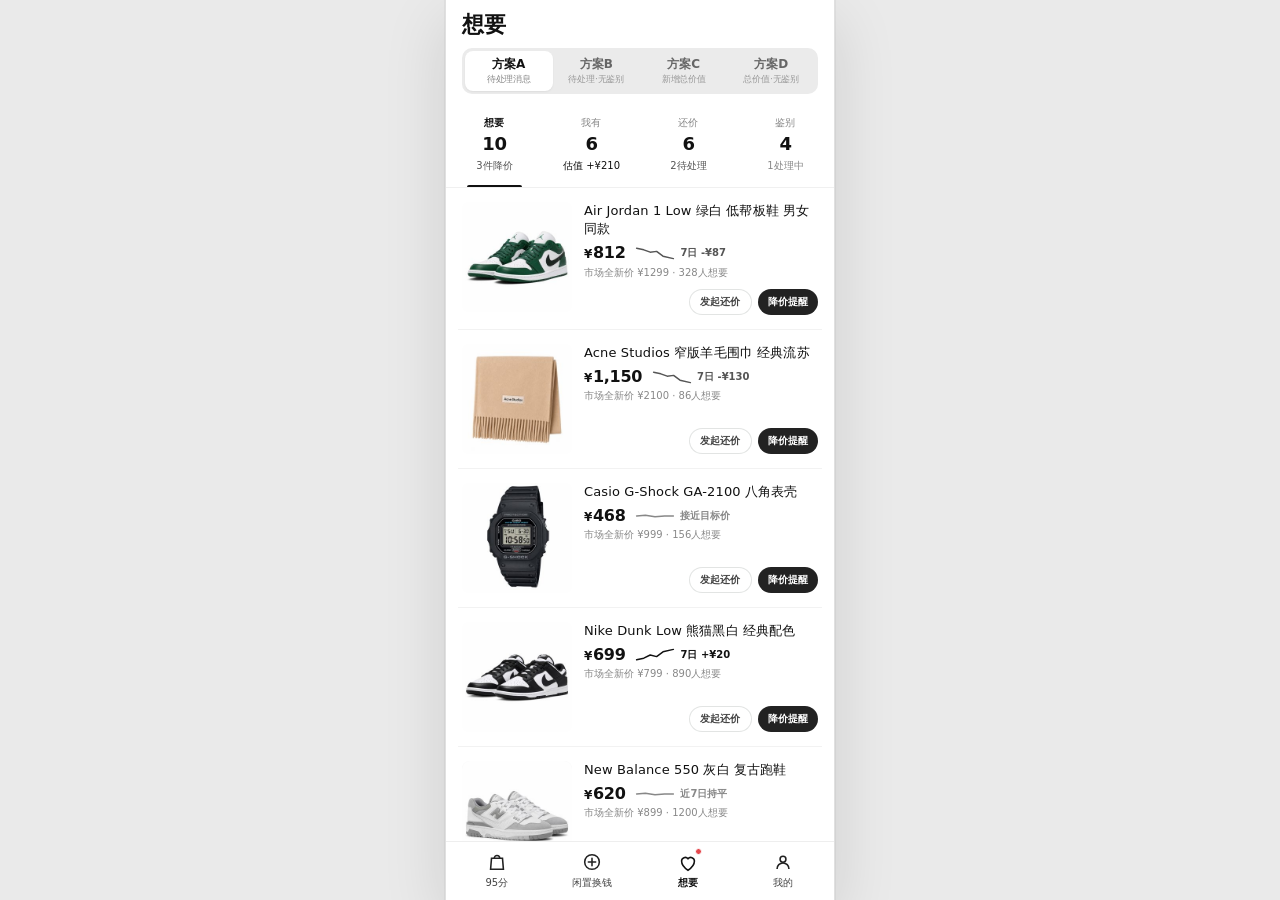
<file: portfolio.html>
<!DOCTYPE html>
<html lang="zh-CN">
<head>
  <meta charset="UTF-8" />
  <meta http-equiv="refresh" content="0;url=./index.html#b" />
  <title>跳转到交易台</title>
  <script>location.replace("./index.html#b");</script>
</head>
<body>
  <p><a href="./index.html#b">打开交易台</a></p>
</body>
</html>
</file>
<file: styles.css>
:root {
  /* 评审用黑白灰，弱化品牌色干扰 */
  --green: #222222;
  --green-deep: #111111;
  --green-soft: rgba(0, 0, 0, 0.06);
  --ink: #111111;
  --ink-soft: #444444;
  --muted: #888888;
  --line: rgba(0, 0, 0, 0.08);
  --bg: #f2f2f2;
  --paper: #ffffff;
  --down: #555555;
  --up: #111111;
  --shadow: 0 20px 60px rgba(0, 0, 0, 0.12);
  --radius-phone: 32px;
  --font: "PingFang SC", "Hiragino Sans GB", "Microsoft YaHei UI", "Microsoft YaHei", system-ui, -apple-system, sans-serif;
  --mono: var(--font);
  --display: var(--font);
  --fs-xs: 10px;
  --fs-sm: 12px;
  --fs-md: 13px;
  --fs-base: 14px;
  --fs-lg: 16px;
  --fs-xl: 20px;
  --fs-2xl: 24px;
  --fs-price: 22px;
}

.heiti {
  font-family: var(--font);
  font-weight: 700;
  letter-spacing: 0.01em;
}

*,
*::before,
*::after {
  box-sizing: border-box;
  margin: 0;
  padding: 0;
}

html,
body {
  height: 100%;
  min-height: 100%;
  min-height: 100dvh;
}

body {
  font-family: var(--font);
  color: var(--ink);
  background: #fff;
  -webkit-font-smoothing: antialiased;
  overflow: hidden;
}

button {
  font: inherit;
  border: none;
  background: none;
  cursor: pointer;
  color: inherit;
}


.phone {
  width: 100%;
  max-width: 100%;
  height: 100%;
  height: 100dvh;
  min-height: 100%;
  min-height: 100dvh;
  margin: 0;
  background: #fff;
  border-radius: 0;
  border: none;
  box-shadow: none;
  overflow: hidden;
  display: flex;
  flex-direction: column;
  position: relative;
}

.phone.phone-app {
  background: #f3f3f3;
}

/* 桌面端居中成手机画幅，手机端全屏 */
@media (min-width: 480px) {
  body {
    background: #eaeaea;
    display: flex;
    justify-content: center;
    align-items: stretch;
  }

  .phone {
    width: min(390px, 100%);
    max-width: 390px;
    border-left: 1px solid rgba(0, 0, 0, 0.08);
    border-right: 1px solid rgba(0, 0, 0, 0.08);
    box-shadow: 0 0 0 1px rgba(0, 0, 0, 0.04), var(--shadow);
  }
}

.phone > .status-bar,
.phone > .nav,
.phone > .page-head,
.phone > .top-stack,
.phone > .list-module,
.phone > .zone,
.phone > .tabbar,
.phone > .chips,
.phone > .footer {
  flex-shrink: 0;
}

/* 左对齐页面标题，无返回按钮（对齐原生 Tab 页） */
.page-head {
  background: #fff;
  padding: calc(12px + env(safe-area-inset-top, 0px)) 16px 10px;
}

.page-title {
  margin: 0;
  font-size: 22px;
  font-weight: 700;
  letter-spacing: 0.02em;
  line-height: 1.2;
  color: #111;
  text-align: left;
}

.scheme-switch {
  display: grid;
  grid-template-columns: repeat(4, 1fr);
  gap: 0;
  margin-top: 10px;
  background: #ebebeb;
  border-radius: 10px;
  padding: 3px;
}

.scheme-switch button {
  border: none;
  background: transparent;
  border-radius: 8px;
  min-height: 40px;
  font-size: 12px;
  font-weight: 700;
  color: #666;
  font-family: inherit;
  padding: 5px 3px;
  line-height: 1.15;
}

.scheme-switch button small {
  display: block;
  font-size: 9px;
  font-weight: 500;
  color: #999;
  margin-top: 2px;
  letter-spacing: -0.02em;
}

.scheme-switch button.on {
  background: #fff;
  color: #111;
  box-shadow: 0 1px 2px rgba(0, 0, 0, 0.06);
}

.scheme-switch button.on small {
  color: #888;
}

.phone.no-auth .auth-tab {
  display: none !important;
}

.phone.no-auth .summary-bar.cols-4 {
  grid-template-columns: repeat(3, 1fr);
}

.phone.no-auth .summary-bar.text-tabs {
  grid-template-columns: repeat(3, 1fr);
}

.scheme-top[hidden] {
  display: none !important;
}

/* 方案 B：价值感概览，竖线分隔，无卡片框 */
.value-board {
  display: grid;
  grid-template-columns: 1fr 1fr;
  align-items: stretch;
  padding: 14px 4px 12px;
  margin-bottom: 8px;
  background: #fff;
  flex-shrink: 0;
}

.value-side {
  display: flex;
  flex-direction: column;
  align-items: flex-start;
  gap: 4px;
  padding: 2px 18px;
  text-align: left;
}

.value-side:first-child {
  border-right: 1px solid #ececec;
}

.value-label {
  font-size: 13px;
  font-weight: 700;
  color: #111;
  margin-bottom: 2px;
}

.value-amount-label {
  font-size: 11px;
  font-weight: 500;
  color: #999;
}

.value-amount-row {
  display: flex;
  align-items: baseline;
  flex-wrap: wrap;
  gap: 6px;
}

.value-amount {
  font-size: 22px;
  font-weight: 700;
  letter-spacing: -0.03em;
  line-height: 1.1;
  font-variant-numeric: lining-nums tabular-nums;
  color: #111;
}

.value-delta {
  font-size: 11px;
  font-weight: 600;
  white-space: nowrap;
}

.value-delta.down {
  color: #666;
}

.value-delta.up {
  color: #333;
}

.summary-bar.text-tabs {
  grid-template-columns: repeat(4, 1fr);
}

.summary-bar.text-tabs .summary-cell {
  padding: 12px 4px 12px;
}

.summary-bar.text-tabs .summary-label {
  margin: 0;
  margin-bottom: 0;
  font-size: 14px;
  color: #111;
}

.summary-bar.text-tabs .summary-label em {
  position: relative;
  display: inline-block;
  font-style: normal;
  font-weight: inherit;
  font-variant-numeric: lining-nums tabular-nums;
  margin-left: 2px;
  color: inherit;
}

.summary-bar.text-tabs .summary-cell.active .summary-label em {
  color: inherit;
  font-weight: inherit;
}

/* C/D：红点贴在数字右上角（仅想要 / 还价） */
.pane-tab-dot {
  position: absolute;
  top: -1px;
  right: -5px;
  width: 5px;
  height: 5px;
  border-radius: 50%;
  background: #bbb;
  font-style: normal;
}

.phone[data-scheme="c"] .list-module,
.phone[data-scheme="d"] .list-module {
  background: #f3f3f3;
}

.phone[data-scheme="c"] .value-board + .text-tabs,
.phone[data-scheme="d"] .value-board + .text-tabs {
  border-top: none;
  background: #fff;
}

.phone > .list-module {
  flex: 1;
  min-height: 0;
  display: flex;
  flex-direction: column;
}

/* 顶部：今日 / 工具等间距 */
.top-stack {
  display: flex;
  flex-direction: column;
  gap: 8px;
  margin: 0;
  padding: 8px 0;
  background: #f3f3f3;
}

.list-module {
  background: #fff;
  margin: 0;
  padding: 0;
}

.news-ticker {
  display: flex;
  flex-direction: column;
  gap: 6px;
  padding: 12px 16px;
  border-radius: 0;
  background: #fff;
  border: none;
}

.ticker-head {
  display: flex;
  align-items: baseline;
  justify-content: flex-start;
  gap: 6px;
}

.ticker-label {
  font-size: 13px;
  font-weight: 700;
  color: #111;
  letter-spacing: 0.02em;
}

.ticker-time {
  font-size: 10px;
  font-weight: 500;
  color: var(--muted);
}

.ticker-list {
  list-style: none;
  display: flex;
  flex-direction: column;
  gap: 3px;
}

.ticker-list li {
  font-size: 12px;
  font-weight: 500;
  color: var(--ink-soft);
  line-height: 1.4;
  padding-left: 10px;
  position: relative;
}

.ticker-list li::before {
  content: "";
  position: absolute;
  left: 0;
  top: 0.55em;
  width: 3px;
  height: 3px;
  border-radius: 50%;
  background: #bbb;
}

.zone {
  background: #fff;
}

.zone-list {
  border-top: 1px solid rgba(0, 0, 0, 0.06);
}

.status-tag {
  font-size: 10px;
  font-weight: 600;
  color: var(--muted);
}

.status-tag.warn {
  color: var(--down);
}

.status-tag.ok {
  color: var(--green-deep);
}

.phone::before {
  display: none;
}

.demo-panel[hidden] {
  display: none !important;
}

.status-bar {
  position: relative;
  z-index: 1;
  display: flex;
  justify-content: space-between;
  align-items: center;
  padding: 14px 22px 0;
  font-size: 13px;
  font-weight: 600;
}

.status-bar-app {
  background: #fff;
  padding-top: calc(10px + env(safe-area-inset-top, 0px));
  padding-bottom: 2px;
}

.status-icons {
  display: flex;
  gap: 4px;
}

.status-icons i {
  display: block;
  width: 14px;
  height: 8px;
  border-radius: 2px;
  background: var(--ink);
  opacity: 0.7;
}

.status-icons i:nth-child(2) { width: 10px; opacity: 0.5; }
.status-icons i:nth-child(3) { width: 7px; opacity: 0.35; }

.nav {
  position: relative;
  z-index: 1;
  display: flex;
  align-items: flex-start;
  justify-content: space-between;
  padding: 14px 18px 8px;
}

.nav-title {
  font-family: var(--display);
  font-size: 28px;
  font-weight: 800;
  letter-spacing: -0.03em;
  line-height: 1.1;
}

.nav-sub {
  margin-top: 4px;
  font-size: 12px;
  color: var(--muted);
}

.ghost-btn {
  margin-top: 6px;
  padding: 6px 10px;
  border-radius: 999px;
  font-size: var(--fs-sm);
  font-weight: 600;
  color: var(--green-deep);
  background: var(--green-soft);
}

.ghost-btn.light {
  background: rgba(255, 255, 255, 0.2);
  color: #eafff4;
}

.chips {
  position: relative;
  z-index: 1;
  display: flex;
  gap: 8px;
  padding: 4px 18px 10px;
  overflow-x: auto;
  scrollbar-width: none;
}

.chips::-webkit-scrollbar { display: none; }

.chip {
  flex: 0 0 auto;
  padding: 7px 12px;
  border-radius: 999px;
  font-size: 12px;
  font-weight: 600;
  color: var(--ink-soft);
  background: rgba(255, 255, 255, 0.7);
  border: 1px solid var(--line);
  transition: background 0.2s ease, color 0.2s ease;
}

.chip em {
  font-style: normal;
  color: var(--muted);
  margin-left: 2px;
}

.chip.active {
  background: var(--ink);
  color: #fff;
  border-color: var(--ink);
}

.chip.active em { color: rgba(255, 255, 255, 0.7); }

.scroll {
  position: relative;
  z-index: 1;
  flex: 1;
  min-height: 0;
  overflow-y: auto;
  overflow-x: hidden;
  padding: 4px 14px 12px;
  scrollbar-width: thin;
  -webkit-overflow-scrolling: touch;
}

.msg {
  position: relative;
  display: grid;
  grid-template-columns: 48px 1fr;
  gap: 12px;
  padding: 14px 12px;
  border-radius: 18px;
  background: rgba(255, 255, 255, 0.72);
  border: 1px solid transparent;
  margin-bottom: 8px;
  animation: rise 0.45s ease both;
}

.msg:nth-child(1) { animation-delay: 0.05s; }
.msg:nth-child(2) { animation-delay: 0.1s; }
.msg:nth-child(3) { animation-delay: 0.15s; }
.msg:nth-child(4) { animation-delay: 0.2s; }

.msg.unread {
  border-color: rgba(10, 107, 74, 0.25);
  background: #fff;
}

.msg.hidden-filter { display: none; }

.msg-thumb {
  width: 48px;
  height: 48px;
  border-radius: 14px;
  display: grid;
  place-items: center;
  font-size: 15px;
  font-weight: 700;
  color: #fff;
  background: var(--green);
}

.msg-thumb.deal { background: linear-gradient(145deg, #0a6b4a, #085438); }
.msg-thumb.sys { background: linear-gradient(145deg, #2c3a34, #1a2420); }
.msg-thumb.product {
  background: var(--img);
}

.msg-top {
  display: flex;
  justify-content: space-between;
  gap: 8px;
  margin-bottom: 4px;
}

.msg-top strong {
  font-size: 14px;
  font-weight: 700;
}

.msg-top time {
  font-size: 11px;
  color: var(--muted);
  white-space: nowrap;
}

.msg-body p {
  font-size: 13px;
  color: var(--ink-soft);
  line-height: 1.45;
}

.msg-body b { color: var(--ink); }
.msg-body .down { color: var(--down); }
.msg-body s { color: var(--muted); }

.msg-actions {
  display: flex;
  gap: 8px;
  margin-top: 10px;
}

.mini {
  padding: 6px 12px;
  border-radius: 999px;
  font-size: 12px;
  font-weight: 600;
  background: rgba(18, 32, 26, 0.06);
  color: var(--ink-soft);
  transition: transform 0.15s ease, background 0.15s ease;
}

.mini:active { transform: scale(0.96); }

.mini.primary {
  background: var(--green);
  color: #ffffff;
}

.dot {
  position: absolute;
  top: 16px;
  right: 12px;
  width: 7px;
  height: 7px;
  border-radius: 50%;
  background: var(--green);
  box-shadow: 0 0 0 0 rgba(10, 107, 74, 0.45);
  animation: pulse 1.8s ease-out infinite;
}

.list-foot {
  text-align: center;
  font-size: 11px;
  color: var(--muted);
  padding: 16px 8px 8px;
}

/* Vault — 95分 C端风格 */
.nav-app {
  background: #fff;
  padding: 10px 16px 8px;
  border-bottom: none;
}

.nav-row {
  display: flex;
  align-items: center;
  justify-content: space-between;
  gap: 12px;
}

.nav-app .nav-title {
  font-family: var(--font);
  font-size: var(--fs-2xl);
  font-weight: 700;
  letter-spacing: 0.02em;
  line-height: 1.15;
}

.text-btn {
  font-size: var(--fs-sm);
  color: var(--green-deep);
  font-weight: 600;
  padding: 4px 0;
}

.tip-cell .tip {
  display: inline-grid;
  place-items: center;
  width: 12px;
  height: 12px;
  border-radius: 50%;
  border: 1px solid #ccc;
  font-style: normal;
  font-size: 9px;
  color: #aaa;
  vertical-align: 1px;
}

.nav-app .nav-sub {
  display: flex;
  align-items: center;
  gap: 6px;
  margin-top: 6px;
  font-size: 12px;
  color: #666;
}

.nav-logo {
  display: inline-grid;
  place-items: center;
  width: 18px;
  height: 18px;
  border-radius: 5px;
  background: var(--green);
  color: #ffffff;
  font-size: 9px;
  font-weight: 800;
  line-height: 1;
}

.summary-bar {
  display: grid;
  grid-template-columns: repeat(4, 1fr);
  align-items: stretch;
  margin: 0;
  padding: 0;
  border-radius: 0;
  background: #fff;
  border: none;
  border-bottom: 1px solid #f0f0f0;
  flex-shrink: 0;
}

.summary-cell {
  position: relative;
  text-align: center;
  min-width: 0;
  padding: 12px 4px 14px;
  border: none;
  background: transparent;
  cursor: pointer;
  -webkit-tap-highlight-color: transparent;
}

.summary-cell:active {
  opacity: 0.7;
}

.summary-cell.active .summary-label,
.summary-cell.active .summary-value {
  color: #111;
  font-weight: 700;
}

.summary-cell.active::after {
  content: "";
  position: absolute;
  left: 22%;
  right: 22%;
  bottom: 0;
  height: 2px;
  border-radius: 2px 2px 0 0;
  background: #111;
}

.summary-label {
  display: block;
  font-size: var(--fs-xs);
  font-weight: 500;
  color: var(--muted);
  margin-bottom: 4px;
  letter-spacing: 0.02em;
}

.summary-value {
  display: block;
  font-family: var(--font);
  font-size: 18px;
  font-weight: 700;
  letter-spacing: -0.02em;
  line-height: 1.15;
  color: var(--ink);
  font-variant-numeric: lining-nums;
}

.summary-value .yen {
  font-size: var(--fs-sm);
  margin-right: 1px;
}

.summary-sub {
  display: block;
  margin-top: 4px;
  font-size: var(--fs-xs);
  font-weight: 500;
  color: var(--muted);
}

.summary-sub.up { color: var(--up); }
.summary-sub.down { color: var(--down); }
.summary-sub.warn { color: var(--down); }

.summary-divider {
  width: 1px;
  height: 36px;
  background: #ececec;
}

/* 工具入口：线框图标 + 列表式，减少卡片噪音 */
.summary-bar.cols-4 {
  grid-template-columns: repeat(4, 1fr);
}

.tool-menu-single {
  grid-template-columns: 1fr;
}

/* 鉴别 Tab：累计鉴别 + 与列表一致的 pill 按钮 */
.auth-tool-entry {
  background: #fff;
  border-bottom: 8px solid #f5f5f5;
  padding: 14px 16px;
}

.auth-count-row {
  display: flex;
  align-items: center;
  justify-content: space-between;
  gap: 12px;
}

.auth-count-text {
  min-width: 0;
  flex: 1;
}

.auth-count-text strong {
  display: block;
  font-size: 14px;
  margin-bottom: 4px;
  color: #111;
}

.auth-count-text p {
  display: flex;
  align-items: baseline;
  gap: 6px;
  margin: 0;
}

.auth-count-num {
  font-size: 15px;
  font-weight: 700;
  letter-spacing: -0.02em;
  line-height: 1.2;
  color: #111;
  font-variant-numeric: lining-nums tabular-nums;
  font-family: var(--font);
}

.auth-count-label {
  font-size: 12px;
  font-weight: 600;
  color: #888;
}

.auth-tool-entry .pill {
  flex: 0 0 auto;
  min-height: 26px;
  height: 26px;
  padding: 0 10px;
  font-size: var(--fs-xs);
  font-weight: 600;
  border-radius: 999px;
  letter-spacing: 0.01em;
  box-sizing: border-box;
}

/* 鉴别晒单卡：信息结构参考晒单，尺寸对齐其他 list */
.auth-feed {
  padding: 0 12px;
}

.auth-post {
  display: grid;
  grid-template-columns: 110px minmax(0, 1fr);
  gap: 12px;
  align-items: stretch;
  padding: 14px 4px;
  border-bottom: 1px solid #f2f2f2;
  animation: rise 0.35s ease both;
}

.auth-post:last-child {
  border-bottom: none;
}

.auth-post-img {
  width: 110px;
  height: 110px;
  border-radius: 8px;
  object-fit: cover;
  background: #f5f5f5;
  display: block;
}

.auth-post-main {
  min-width: 0;
  min-height: 110px;
  display: flex;
  flex-direction: column;
  justify-content: center;
  gap: 6px;
}

.auth-post-main h3 {
  font-size: 13px;
  font-weight: 500;
  color: #111;
  line-height: 1.4;
  margin: 0;
  white-space: nowrap;
  overflow: hidden;
  text-overflow: ellipsis;
  display: block;
  -webkit-line-clamp: unset;
}

.auth-result {
  font-size: 12px;
  font-weight: 500;
  color: #333;
  line-height: 1.35;
}

.auth-expert-row {
  display: flex;
  align-items: flex-end;
  justify-content: space-between;
  gap: 10px;
}

.auth-expert {
  display: flex;
  align-items: center;
  gap: 4px;
  font-size: 11px;
  color: #888;
  line-height: 1.35;
  min-width: 0;
  margin: 0;
}

.auth-expert-row .pill {
  flex: 0 0 auto;
  align-self: flex-end;
  min-height: 26px;
  height: 26px;
  padding: 0 10px;
  font-size: var(--fs-xs);
  font-weight: 600;
  border-radius: 999px;
  letter-spacing: 0.01em;
  box-sizing: border-box;
}

.auth-avatar {
  width: 14px;
  height: 14px;
  border-radius: 50%;
  background: #d8d8d8;
  color: #666;
  font-size: 8px;
  font-weight: 700;
  display: inline-flex;
  align-items: center;
  justify-content: center;
  flex: 0 0 auto;
}


.tool-menu {
  display: grid;
  grid-template-columns: 1fr 1fr;
  gap: 0;
  padding: 0;
  border-radius: 0;
  background: #fff;
  border: none;
  overflow: hidden;
}

.tool-menu .tool-card {
  padding: 14px 16px;
}

.tool-card {
  display: flex;
  align-items: center;
  gap: 10px;
  width: 100%;
  min-width: 0;
  padding: 14px 12px;
  border-radius: 0;
  background: transparent;
  border: none;
  text-align: left;
  transition: background 0.12s ease;
}

.tool-card + .tool-card {
  border-left: 1px solid #ececec;
}

.tool-card:active {
  background: #f7f7f7;
}

.tool-card-ico {
  flex: 0 0 auto;
  width: 34px;
  height: 34px;
  display: grid;
  place-items: center;
  border-radius: 10px;
  background: #f4f4f4;
  color: #222;
}

.tool-card-ico svg {
  width: 20px;
  height: 20px;
}

.tool-card-text {
  display: flex;
  flex-direction: column;
  gap: 2px;
  min-width: 0;
  flex: 1;
}

.tool-card-text strong {
  font-size: 13px;
  font-weight: 700;
  color: var(--ink);
  line-height: 1.2;
}

.tool-card-text em {
  font-style: normal;
  font-size: 10px;
  color: var(--muted);
  line-height: 1.3;
  white-space: nowrap;
  overflow: hidden;
  text-overflow: ellipsis;
}

.tool-card-arrow {
  flex: 0 0 auto;
  font-size: 16px;
  line-height: 1;
  color: #ccc;
  margin-top: -1px;
}

.pill {
  display: inline-flex;
  align-items: center;
  justify-content: center;
  min-height: 26px;
  padding: 0 10px;
  border-radius: 999px;
  font-size: 11px;
  font-weight: 600;
  line-height: 1;
  transition: transform 0.12s ease, opacity 0.12s ease;
  white-space: nowrap;
}

.pill:active {
  transform: scale(0.97);
}

.pill.primary {
  background: var(--green);
  color: #fff;
}

.pill.ghost {
  background: #f0f0f0;
  color: #333;
}

.vtab em {
  font-style: normal;
  font-weight: 500;
  opacity: 0.7;
}

.tabs-4 .vtab {
  font-size: 13px;
  padding: 11px 0 10px;
}

.tabs-4 .vtab.active::after {
  left: 18%;
  right: 18%;
}

.ai-bar {
  display: flex;
  align-items: center;
  justify-content: space-between;
  gap: 12px;
  padding: 12px 16px;
  background: #fff;
  border-bottom: 1px solid #f0f0f0;
}

.ai-bar p {
  font-size: var(--fs-md);
  color: var(--ink-soft);
}

.ai-bar b {
  color: var(--ink);
  font-family: var(--font);
  font-variant-numeric: lining-nums tabular-nums;
}

.vault-tabs {
  display: flex;
  gap: 0;
  margin: 0;
  padding: 0 4px;
  background: #fff;
  border-bottom: 1px solid #ececec;
}

.vtab {
  flex: 1;
  padding: 11px 0 10px;
  border-radius: 0;
  font-size: var(--fs-md);
  font-weight: 500;
  color: var(--muted);
  position: relative;
  transition: color 0.2s ease;
}

.vtab.active {
  color: var(--ink);
  font-weight: 700;
  background: transparent;
  box-shadow: none;
}

.vtab.active::after {
  content: "";
  position: absolute;
  left: 28%;
  right: 28%;
  bottom: 0;
  height: 2px;
  border-radius: 2px;
  background: var(--green);
}

.vault-scroll {
  padding: 0;
  background: #fff;
  margin: 0;
  flex: 1;
  min-height: 0;
  border-top: none;
  overflow-y: auto;
  -webkit-overflow-scrolling: touch;
}

.pane[hidden] { display: none !important; }

.rows {
  list-style: none;
  display: flex;
  flex-direction: column;
  background: #fff;
  padding: 0 12px;
}

/* 列表商卡：参考闲鱼收藏列表 */
.row.xy-card,
.row {
  display: grid;
  grid-template-columns: 110px 1fr;
  gap: 12px;
  padding: 14px 4px;
  border-bottom: 1px solid #f2f2f2;
  animation: rise 0.35s ease both;
}

.row:last-child {
  border-bottom: none;
}

.xy-media {
  position: relative;
  width: 110px;
  height: 110px;
}

.row-img {
  width: 110px;
  height: 110px;
  border-radius: 8px;
  object-fit: cover;
  background: #f5f5f5;
  display: block;
}

.row-body {
  display: flex;
  flex-direction: column;
  min-width: 0;
  min-height: 110px;
}

.row-body h3 {
  font-family: var(--font);
  font-size: 13px;
  font-weight: 500;
  color: var(--ink);
  line-height: 1.4;
  margin-bottom: 6px;
  display: -webkit-box;
  -webkit-line-clamp: 2;
  -webkit-box-orient: vertical;
  overflow: hidden;
}

.price-row {
  display: flex;
  align-items: center;
  gap: 10px;
  margin-bottom: 4px;
  min-width: 0;
}

.xy-price {
  font-family: var(--font);
  font-size: 16px;
  font-weight: 700;
  color: #111;
  line-height: 1.1;
  letter-spacing: -0.02em;
  flex: 0 0 auto;
  font-variant-numeric: lining-nums tabular-nums;
}

.xy-price .yen {
  font-size: 12px;
  margin-right: 1px;
  font-weight: 700;
}

.trend {
  display: inline-flex;
  align-items: center;
  gap: 5px;
  min-width: 0;
  flex: 1;
  padding: 0;
  margin: 0;
  border: none;
  background: transparent;
  cursor: pointer;
  text-align: left;
  font: inherit;
}

.trend:active {
  opacity: 0.7;
}

.trend .spark {
  width: 40px;
  height: 16px;
  flex: 0 0 auto;
  pointer-events: none;
}

.trend.up {
  color: var(--up);
}

.trend.down {
  color: var(--down);
}

.trend.flat {
  color: var(--muted);
}

.trend-tip {
  font-size: 10px;
  font-weight: 600;
  line-height: 1.2;
  white-space: nowrap;
  overflow: hidden;
  text-overflow: ellipsis;
  pointer-events: none;
}

.xy-meta {
  font-size: var(--fs-xs);
  color: var(--muted);
  line-height: 1.45;
  margin-bottom: 0;
}

.xy-actions,
.row-actions {
  display: flex;
  flex-wrap: nowrap;
  justify-content: flex-end;
  align-items: center;
  gap: 6px;
  margin-top: auto;
  padding-top: 8px;
  width: 100%;
}

.pill.outline {
  background: rgba(255, 255, 255, 0.9);
  color: var(--ink-soft);
  border: 1px solid rgba(18, 32, 26, 0.12);
  box-shadow: none;
}

.row-actions .pill,
.xy-actions .pill {
  flex: 0 0 auto;
  min-height: 26px;
  height: 26px;
  padding: 0 10px;
  font-size: var(--fs-xs);
  font-weight: 600;
  border-radius: 999px;
  letter-spacing: 0.01em;
}

.pill.primary {
  background: var(--green);
  color: #ffffff;
}

.row-price {
  display: flex;
  flex-wrap: wrap;
  align-items: baseline;
  gap: 8px;
  margin-bottom: 8px;
}

.row-price .now {
  font-size: 16px;
  color: #111;
}

.row-price .ref {
  font-size: 11px;
  color: #999;
}

.row-tags {
  display: flex;
  flex-wrap: wrap;
  gap: 4px;
  margin-bottom: 5px;
}

.tag {
  display: inline-block;
  padding: 1px 5px;
  border: 1px solid #e5e5e5;
  border-radius: 3px;
  font-size: 10px;
  color: #666;
  line-height: 1.4;
  background: #fff;
}

.tag.down {
  color: #e24b4b;
  border-color: #f5c6c6;
  background: #fff7f7;
}

.tag.hot,
.tag.ok {
  color: var(--green);
  border-color: rgba(10, 107, 74, 0.25);
  background: rgba(10, 107, 74, 0.06);
}

.link-btn {
  font-size: 12px;
  font-weight: 500;
  color: #666;
  padding: 0;
}

.block-cta {
  width: calc(100% - 32px);
  margin: 8px 16px 16px;
  padding: 12px;
  border-radius: 10px;
  background: var(--ink);
  color: #fff;
  font-size: 13px;
  font-weight: 600;
}

.block-cta.quiet {
  background: #fff;
  color: #666;
  border: 1px dashed #ddd;
  font-weight: 500;
}

/* Flow bottom sheets */
.sheet {
  position: absolute;
  inset: 0;
  z-index: 40;
  display: flex;
  flex-direction: column;
  justify-content: flex-end;
}

.sheet[hidden] {
  display: none;
}

.sheet-backdrop {
  position: absolute;
  inset: 0;
  border: none;
  background: rgba(0, 0, 0, 0.4);
  animation: fadeIn 0.2s ease both;
}

.flow-panel {
  position: relative;
  z-index: 1;
  background: #fff;
  border-radius: 16px 16px 0 0;
  max-height: 88%;
  display: flex;
  flex-direction: column;
  padding: 0;
  animation: sheetUp 0.28s cubic-bezier(0.22, 1, 0.36, 1) both;
  overflow: hidden;
}

.flow-close {
  position: absolute;
  top: 12px;
  right: 10px;
  z-index: 3;
  width: 36px;
  height: 36px;
  border: none;
  background: transparent;
  font-size: 26px;
  line-height: 1;
  color: #bbb;
  display: grid;
  place-items: center;
}

.flow-view {
  display: flex;
  flex-direction: column;
  flex: 1;
  min-height: 0;
  max-height: 100%;
}

.flow-view[hidden] {
  display: none !important;
}

.flow-head {
  position: relative;
  display: flex;
  align-items: center;
  justify-content: center;
  min-height: 48px;
  padding: 12px 48px;
  flex: 0 0 auto;
}

.flow-head.center {
  flex-direction: column;
  justify-content: center;
  gap: 2px;
  padding-top: 14px;
  padding-bottom: 10px;
}

.flow-head.buy-head {
  justify-content: flex-start;
  padding: 14px 48px 10px 16px;
}

.flow-head h3 {
  font-size: 17px;
  font-weight: 700;
  text-align: center;
  margin: 0;
  line-height: 1.2;
}

.flow-head.center h3 {
  margin-bottom: 0;
}

.flow-sub {
  font-size: 12px;
  color: #888;
}

.flow-sub em {
  color: #c45c3e;
  font-style: normal;
  font-weight: 700;
}

.flow-link {
  position: absolute;
  left: 16px;
  top: 50%;
  transform: translateY(-50%);
  border: none;
  background: none;
  font-size: 12px;
  color: #666;
  display: inline-flex;
  align-items: center;
  gap: 3px;
  font-family: inherit;
  padding: 0;
}

.bargain-head .flow-link {
  z-index: 1;
}

.flow-link i,
.deposit i {
  display: inline-grid;
  place-items: center;
  width: 12px;
  height: 12px;
  border-radius: 50%;
  border: 1px solid #bbb;
  font-size: 9px;
  font-style: normal;
  color: #999;
}

.flow-scroll {
  flex: 1 1 auto;
  min-height: 0;
  overflow: auto;
  padding: 0 16px 12px;
  -webkit-overflow-scrolling: touch;
}

.flow-foot {
  flex: 0 0 auto;
  border-top: 1px solid #f0f0f0;
  padding: 8px 16px calc(10px + env(safe-area-inset-bottom, 0px));
  background: #fff;
}

.flow-foot.single {
  padding-top: 12px;
}

.pay-switch {
  font-size: 11px;
  color: #888;
  margin-bottom: 8px;
}

.flow-foot-row {
  display: flex;
  align-items: center;
  gap: 10px;
}

.flow-cta {
  border: none;
  min-height: 44px;
  padding: 0 16px;
  border-radius: 8px;
  background: var(--green);
  color: #fff;
  font-size: 14px;
  font-weight: 700;
  font-family: inherit;
  white-space: nowrap;
}

.flow-cta:disabled {
  opacity: 0.4;
}

.flow-cta.ghost {
  background: #fff;
  color: #222;
  border: 1px solid #ddd;
}

.flow-cta.wide {
  flex: 1;
}

.deposit {
  flex: 1;
  min-width: 0;
}

.deposit strong {
  display: block;
  font-size: 16px;
  margin-bottom: 2px;
  font-family: var(--font);
  font-variant-numeric: lining-nums tabular-nums;
}

.deposit span {
  font-size: 11px;
  color: #999;
}

/* 还价：对齐真实还价半层 */
.bargain-pick {
  display: flex;
  align-items: center;
  justify-content: space-between;
  gap: 12px;
  margin-bottom: 10px;
}

.sku-chip {
  flex: 0 1 auto;
  min-width: 0;
  border: 1px solid #e8e8e8;
  background: #fff;
  border-radius: 8px;
  padding: 10px 12px;
  font-size: 13px;
  color: #222;
  font-family: inherit;
  display: inline-flex;
  align-items: center;
  gap: 6px;
  white-space: nowrap;
}

.sku-chip span {
  color: #aaa;
  font-size: 10px;
}

.bargain-listing {
  display: flex;
  align-items: center;
  gap: 8px;
  border: 1px solid #eee;
  border-radius: 8px;
  padding: 6px 10px 6px 6px;
  background: #fff;
  flex: 0 0 auto;
  max-width: 52%;
}

.bargain-listing img {
  width: 40px;
  height: 40px;
  border-radius: 4px;
  object-fit: cover;
  background: #f5f5f5;
  flex: 0 0 auto;
}

.bargain-listing p {
  margin: 0 0 2px;
  font-size: 11px;
  color: #888;
  white-space: nowrap;
  overflow: hidden;
  text-overflow: ellipsis;
  max-width: 110px;
}

.bargain-listing strong {
  display: block;
  font-size: 14px;
  font-weight: 700;
  color: #111;
  font-family: var(--font);
  font-variant-numeric: lining-nums tabular-nums;
  line-height: 1.1;
}

.bargain-item-name {
  margin: 0 0 10px;
  font-size: 12px;
  color: #999;
  line-height: 1.35;
  white-space: nowrap;
  overflow: hidden;
  text-overflow: ellipsis;
}

.bargain-gallery {
  display: flex;
  gap: 6px;
  overflow-x: auto;
  margin: 0 0 20px;
  padding: 0;
  -webkit-overflow-scrolling: touch;
}

.bargain-gallery img {
  width: 64px;
  height: 64px;
  border-radius: 6px;
  object-fit: cover;
  flex: 0 0 auto;
  background: #f5f5f5;
}

.gallery-more {
  width: 64px;
  height: 64px;
  border-radius: 6px;
  background: #f4f4f4;
  color: #888;
  font-size: 11px;
  display: grid;
  place-items: center;
  flex: 0 0 auto;
  text-align: center;
  line-height: 1.3;
}

.bargain-price-block {
  text-align: center;
  padding: 8px 0 4px;
}

.bargain-price-row {
  display: inline-flex;
  align-items: baseline;
  gap: 8px;
  margin-bottom: 16px;
}

.bargain-price-row strong {
  font-family: var(--font);
  font-size: 36px;
  font-weight: 700;
  letter-spacing: -0.02em;
  font-variant-numeric: lining-nums tabular-nums;
  color: #111;
}

.edit-link {
  border: none;
  background: none;
  font-size: 12px;
  color: #888;
  font-family: inherit;
  padding: 0;
}

.price-ruler {
  position: relative;
  height: 56px;
  margin: 0 -8px 10px;
  overflow: hidden;
  touch-action: none;
  cursor: grab;
}

.ruler-track {
  position: relative;
  height: 100%;
  width: 100%;
}

.ruler-marks {
  display: flex;
  align-items: flex-end;
  height: 40px;
  gap: 0;
  user-select: none;
}

.ruler-marks span {
  flex: 1;
  display: flex;
  flex-direction: column;
  align-items: center;
  justify-content: flex-end;
  font-size: 10px;
  color: #bbb;
  gap: 4px;
}

.ruler-marks span::before {
  content: "";
  width: 1px;
  height: 10px;
  background: #ddd;
}

.ruler-marks span.major {
  color: #888;
  font-weight: 600;
}

.ruler-marks span.major::before {
  height: 16px;
  background: #bbb;
}

.ruler-needle {
  position: absolute;
  left: 50%;
  top: 0;
  bottom: 8px;
  width: 2px;
  background: #222;
  transform: translateX(-50%);
  pointer-events: none;
}

.ruler-needle::before,
.ruler-needle::after {
  content: "";
  position: absolute;
  left: 50%;
  width: 8px;
  height: 8px;
  border-radius: 50%;
  background: #222;
  transform: translateX(-50%);
}

.ruler-needle::before { top: -2px; }
.ruler-needle::after { bottom: -2px; }

.bargain-tip {
  font-size: 12px;
  color: #999;
}

/* 购买 */
.addr-line {
  display: flex;
  align-items: center;
  gap: 6px;
  width: 100%;
  border: none;
  background: none;
  text-align: left;
  font-size: 13px;
  color: #222;
  font-family: inherit;
}

.addr-pin {
  color: #888;
}

.addr-line .chev {
  margin-left: auto;
  color: #ccc;
}

.buy-product {
  display: grid;
  grid-template-columns: 72px 1fr;
  gap: 12px;
  align-items: center;
  margin-bottom: 12px;
  padding-bottom: 12px;
  border-bottom: 1px solid #f2f2f2;
}

.buy-product img {
  width: 72px;
  height: 72px;
  border-radius: 8px;
  object-fit: cover;
  background: #f5f5f5;
}

.buy-product-info {
  min-width: 0;
  display: flex;
  flex-direction: column;
  gap: 4px;
}

.buy-price-row {
  display: flex;
  flex-wrap: wrap;
  align-items: baseline;
  gap: 8px;
}

.buy-price-row strong {
  font-size: 22px;
  font-family: var(--font);
  font-variant-numeric: lining-nums tabular-nums;
}

.text-link {
  border: none;
  background: none;
  font-size: 11px;
  color: #888;
  padding: 0;
  font-family: inherit;
}

.buy-selected {
  font-size: 12px;
  color: #888;
  line-height: 1.4;
  margin: 0;
}

.buy-title {
  margin: 0;
  font-size: 14px;
  font-weight: 700;
  color: #111;
  line-height: 1.3;
  white-space: nowrap;
  overflow: hidden;
  text-overflow: ellipsis;
}

.buy-insight {
  display: flex;
  gap: 8px;
  align-items: flex-start;
  padding: 10px 12px;
  border: 1px solid #e8eef5;
  background: #f7faff;
  border-radius: 8px;
  margin-bottom: 12px;
  font-size: 12px;
  color: #445;
  line-height: 1.45;
}

.insight-mark {
  flex: 0 0 auto;
  width: 16px;
  height: 16px;
  border-radius: 50%;
  border: 1px solid #9ab;
  color: #678;
  font-size: 10px;
  font-weight: 700;
  display: grid;
  place-items: center;
  margin-top: 1px;
}

.buy-agree {
  margin-bottom: 12px;
  font-size: 11px;
  color: #666;
  line-height: 1.45;
}

.buy-agree label {
  display: flex;
  gap: 6px;
  align-items: flex-start;
}

.buy-agree input {
  margin-top: 2px;
}

.auth-mini-card {
  position: relative;
  border: 1px solid #e8e8e8;
  border-radius: 10px;
  padding: 12px;
  margin-bottom: 8px;
}

.auth-mini-top {
  display: flex;
  justify-content: space-between;
  align-items: flex-start;
  gap: 8px;
  margin-bottom: 8px;
}

.auth-mini-top strong {
  font-size: 22px;
  margin-right: 6px;
}

.auth-mini-top span {
  font-size: 12px;
  color: #555;
}

.auth-mini-service {
  font-size: 12px;
  color: #666;
  margin-bottom: 10px;
}

.auth-mini-photos {
  display: flex;
  gap: 6px;
  margin-bottom: 8px;
}

.auth-mini-photos img {
  width: 56px;
  height: 56px;
  border-radius: 6px;
  object-fit: cover;
}

.report-link {
  display: block;
  width: 100%;
  border: none;
  background: none;
  text-align: right;
  font-size: 11px;
  color: #888;
}

.buy-foot .want-side {
  width: 44px;
  border: none;
  background: none;
  display: flex;
  flex-direction: column;
  align-items: center;
  gap: 2px;
  font-size: 16px;
  color: #444;
}

.want-side small {
  font-size: 10px;
}

.market-foot .flow-cta {
  flex: 1;
}

/* 鉴别品类 */
.cat-grid {
  display: grid;
  grid-template-columns: 1fr 1fr;
  gap: 10px;
  padding-bottom: 8px;
}

.cat-cell {
  display: flex;
  align-items: center;
  gap: 10px;
  min-height: 48px;
  padding: 0 14px;
  border: 1px solid #e8e8e8;
  border-radius: 10px;
  background: #fff;
  font-size: 14px;
  font-weight: 500;
  color: #222;
  font-family: inherit;
  text-align: left;
}

.cat-cell i {
  width: 22px;
  height: 22px;
  border-radius: 6px;
  border: 1.5px solid #222;
  flex: 0 0 auto;
  display: grid;
  place-items: center;
  box-sizing: border-box;
}

.cat-cell.on {
  border-color: #222;
  background: #f7f7f7;
}

.cat-cell.on i {
  background: #222;
  border-color: #222;
  color: #fff;
}

.cat-cell.on i::after {
  content: "✓";
  font-size: 13px;
  font-weight: 700;
  line-height: 1;
}

/* 报告 */
.report-hero {
  display: grid;
  grid-template-columns: 72px 1fr;
  gap: 12px;
  padding: 8px 0 16px;
  border-bottom: 1px solid #f2f2f2;
  margin-bottom: 14px;
}

.report-hero img {
  width: 72px;
  height: 72px;
  border-radius: 8px;
  object-fit: cover;
}

.report-hero h4 {
  font-size: 14px;
  margin-bottom: 6px;
}

.report-block {
  margin-bottom: 16px;
}

.report-block h5 {
  font-size: 13px;
  margin-bottom: 8px;
}

.report-block p {
  font-size: 12px;
  color: #666;
  line-height: 1.5;
}

/* 行情浮层内容（复用原 market 样式） */
.market-head.compact {
  display: grid;
  grid-template-columns: 72px 1fr;
  gap: 10px;
  padding: 4px 0 12px;
  background: transparent;
}

.market-head.compact .market-thumb {
  width: 72px;
  height: 72px;
}

.market-top {
  display: flex;
  align-items: center;
  gap: 8px;
  padding: 8px 12px 10px;
  background: #fff;
  border-bottom: 1px solid #f0f0f0;
}

.back-btn {
  width: 32px;
  height: 32px;
  font-size: 28px;
  line-height: 1;
  color: #222;
  display: grid;
  place-items: center;
}

.market-brand {
  display: flex;
  align-items: center;
  gap: 6px;
  font-size: 11px;
  color: #666;
}

.market-scroll {
  flex: 1;
  min-height: 0;
  overflow-y: auto;
  -webkit-overflow-scrolling: touch;
  padding-bottom: 8px;
}

.market-top,
.market-bar {
  flex-shrink: 0;
}

.market-head {
  display: grid;
  grid-template-columns: 88px 1fr;
  gap: 12px;
  padding: 14px 14px 12px;
  background: #fff;
  margin-bottom: 8px;
}

.market-thumb {
  width: 88px;
  height: 88px;
  border-radius: 10px;
  object-fit: cover;
  background: #f5f5f5;
}

.market-head-text .heiti {
  font-size: 15px;
  line-height: 1.35;
  margin-bottom: 6px;
}

.market-hot {
  font-size: 11px;
  color: #666;
  margin-bottom: 10px;
}

.market-hot b {
  display: inline-block;
  padding: 0 4px;
  margin-right: 4px;
  border-radius: 2px;
  background: #ff4d4f;
  color: #fff;
  font-size: 10px;
}

.market-attrs {
  display: grid;
  grid-template-columns: repeat(3, 1fr);
  gap: 6px;
}

.market-attrs span {
  display: block;
  font-size: 10px;
  color: #999;
  margin-bottom: 2px;
}

.market-attrs strong {
  font-size: 12px;
  font-weight: 600;
  color: #222;
}

.market-card {
  background: #fff;
  padding: 14px;
  margin-bottom: 8px;
}

.market-card-title {
  display: flex;
  align-items: baseline;
  justify-content: space-between;
  gap: 8px;
  margin-bottom: 12px;
}

.market-card-title h4 {
  font-size: 15px;
}

.market-card-title span {
  font-size: 11px;
  color: #999;
}

.grade-tabs {
  display: grid;
  grid-template-columns: repeat(4, 1fr);
  gap: 6px;
  margin-bottom: 10px;
}

.grade {
  padding: 8px 4px;
  border-radius: 8px;
  border: 1px solid #eee;
  background: #fafafa;
  text-align: center;
}

.grade em {
  display: block;
  font-style: normal;
  font-size: 11px;
  color: #999;
  margin-bottom: 2px;
}

.grade b {
  display: block;
  font-family: var(--font);
  font-size: 13px;
  font-weight: 700;
  color: #222;
  margin-bottom: 2px;
  font-variant-numeric: lining-nums tabular-nums;
}

.grade span {
  display: block;
  font-size: 10px;
  color: #bbb;
}

.grade.on {
  border-color: var(--green);
  background: rgba(10, 107, 74, 0.06);
}

.grade.on em,
.grade.on b {
  color: var(--green);
}

.grade-tip {
  font-size: 12px;
  color: #666;
  line-height: 1.45;
  padding: 8px 10px;
  border-radius: 8px;
  background: #f7f7f7;
}

.chart-wrap {
  margin-bottom: 12px;
}

.chart {
  width: 100%;
  height: 110px;
  background:
    linear-gradient(#f5f5f5 1px, transparent 1px);
  background-size: 100% 22px;
  border-radius: 8px;
}

.chart .c-ss { stroke: #0a6b4a; }
.chart .c-a { stroke: #4b7bec; }
.chart .c-b { stroke: #a55eea; }

.chart-legend {
  display: flex;
  gap: 12px;
  margin-top: 8px;
  font-size: 11px;
  color: #666;
}

.chart-legend .dot {
  display: inline-block;
  width: 7px;
  height: 7px;
  border-radius: 50%;
  margin-right: 4px;
}

.chart-legend .dot.ss { background: #0a6b4a; }
.chart-legend .dot.a { background: #4b7bec; }
.chart-legend .dot.b { background: #a55eea; }

.deal-list {
  list-style: none;
}

.deal-list li {
  display: grid;
  grid-template-columns: 1fr auto auto;
  gap: 10px;
  align-items: center;
  padding: 10px 0;
  border-top: 1px solid #f2f2f2;
  font-size: 12px;
  color: #666;
}

.deal-list strong {
  font-family: var(--font);
  color: #111;
  font-weight: 700;
  font-variant-numeric: lining-nums tabular-nums;
}

.deal-list time {
  color: #bbb;
  font-size: 11px;
}

.market-card.relate h4 {
  font-size: 15px;
  margin-bottom: 8px;
}

.market-card.relate p {
  font-size: 13px;
  color: #555;
  line-height: 1.55;
}

.market-bar {
  display: grid;
  grid-template-columns: 40px 40px 40px 1fr 1.2fr;
  gap: 6px;
  align-items: center;
  padding: 8px 10px calc(8px + env(safe-area-inset-bottom, 0px));
  background: #fff;
  border-top: 1px solid #eee;
}

.m-icon {
  font-size: 10px;
  color: #444;
  padding: 6px 0;
}

.m-btn {
  height: 40px;
  border-radius: 8px;
  font-size: 14px;
  font-weight: 600;
}

.m-btn.ghost {
  border: 1px solid #ddd;
  background: #fff;
  color: #222;
}

.m-btn.primary {
  background: var(--green);
  color: #ffffff;
}

/* 空态 / 推荐 */
.empty-want {
  padding: 36px 24px 20px;
  text-align: center;
  background: #fff;
}

.empty-illu {
  width: 56px;
  height: 56px;
  margin: 0 auto 12px;
  border-radius: 50%;
  background: rgba(10, 107, 74, 0.08);
  color: var(--green);
  display: grid;
  place-items: center;
  font-size: 26px;
}

.empty-want h3 {
  font-size: 17px;
  margin-bottom: 6px;
}

.empty-want p {
  font-size: 13px;
  color: #999;
  line-height: 1.5;
  margin-bottom: 16px;
}

.empty-want .sheet-cta {
  max-width: 200px;
  margin: 0 auto;
}

.recommend {
  background: #fff;
  padding: 16px;
  border-top: 8px solid #f5f5f5;
}

.recommend-head {
  display: flex;
  align-items: baseline;
  justify-content: space-between;
  gap: 8px;
  margin-bottom: 12px;
}

.recommend-head h4 {
  font-size: 15px;
}

.recommend-head span {
  font-size: 11px;
  color: #999;
  flex: 0 0 auto;
}

.recommend-grid {
  display: grid;
  grid-template-columns: repeat(2, 1fr);
  gap: 10px;
}

.rec-item {
  background: #fafafa;
  border-radius: 10px;
  padding: 10px;
  text-align: center;
}

.rec-item img {
  width: 100%;
  aspect-ratio: 1;
  object-fit: cover;
  border-radius: 8px;
  background: #fff;
  margin-bottom: 8px;
}

.rec-item h5 {
  font-size: 12px;
  margin-bottom: 4px;
  white-space: nowrap;
  overflow: hidden;
  text-overflow: ellipsis;
}

.rec-item p {
  font-size: 13px;
  font-weight: 700;
  margin-bottom: 8px;
}

.rec-add {
  width: 100%;
  padding: 7px 0;
  border-radius: 999px;
  background: var(--green);
  color: #ffffff;
  font-size: var(--fs-sm);
  font-weight: 700;
}

.recommend.is-sparse .recommend-head h4 {
  color: var(--green);
}

/* Tab bar */
.tabbar {
  position: relative;
  z-index: 2;
  display: grid;
  grid-template-columns: repeat(5, 1fr);
  gap: 2px;
  padding: 6px 4px calc(8px + env(safe-area-inset-bottom, 0px));
  background: #fff;
  border-top: 1px solid #eee;
}

.tabbar-app {
  padding-top: 4px;
}

.tabbar-4 {
  grid-template-columns: repeat(4, 1fr);
}

.tab {
  position: relative;
  display: flex;
  flex-direction: column;
  align-items: center;
  gap: 2px;
  padding: 4px 0 2px;
  font-size: var(--fs-xs);
  font-weight: 500;
  color: var(--ink-soft);
}

.tab-ico {
  font-size: 16px;
  line-height: 1.2;
  opacity: 0.85;
}

.tab-svg {
  width: 24px;
  height: 24px;
  display: grid;
  place-items: center;
  color: #222;
}

.tab-svg svg {
  width: 22px;
  height: 22px;
}

.tab.on {
  color: var(--green-deep);
  font-weight: 700;
}

.tab.on .tab-svg {
  color: var(--green-deep);
}

.tab.muted {
  opacity: 0.55;
}

.badge {
  position: absolute;
  top: 2px;
  right: calc(50% - 22px);
  min-width: 16px;
  height: 16px;
  padding: 0 4px;
  border-radius: 999px;
  background: var(--down);
  color: #fff;
  font-size: 10px;
  font-style: normal;
  font-weight: 700;
  display: grid;
  place-items: center;
  animation: badgePop 0.45s cubic-bezier(0.22, 1, 0.36, 1) both;
}

.tab-dot {
  position: absolute;
  top: 2px;
  right: calc(50% - 14px);
  width: 7px;
  height: 7px;
  border-radius: 50%;
  background: #e5484d;
  border: 1.5px solid #fff;
  font-style: normal;
}

@keyframes rise {
  from { opacity: 0; transform: translateY(10px); }
  to { opacity: 1; transform: none; }
}

@keyframes phoneIn {
  from { opacity: 0; transform: translateY(18px) scale(0.98); }
  to { opacity: 1; transform: none; }
}

@keyframes pulse {
  0% { box-shadow: 0 0 0 0 rgba(10, 107, 74, 0.4); }
  70% { box-shadow: 0 0 0 8px rgba(10, 107, 74, 0); }
  100% { box-shadow: 0 0 0 0 rgba(10, 107, 74, 0); }
}

@keyframes badgePop {
  from { transform: scale(0.4); opacity: 0; }
  to { transform: scale(1); opacity: 1; }
}

@keyframes fadeIn {
  from { opacity: 0; }
  to { opacity: 1; }
}

@keyframes sheetUp {
  from { transform: translateY(24px); opacity: 0.6; }
  to { transform: none; opacity: 1; }
}
</file>
